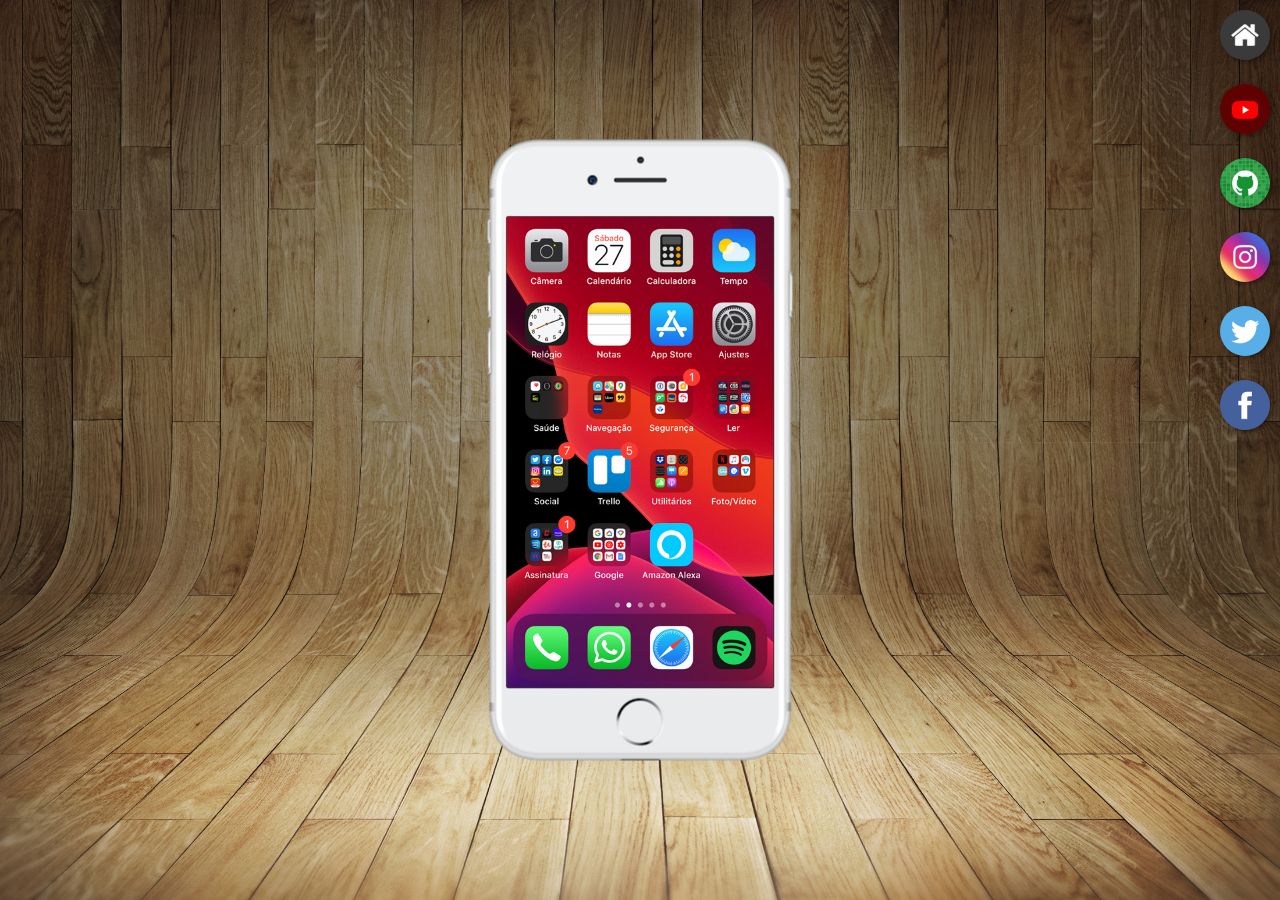
<file: index.html>
<!DOCTYPE html>
<html lang="en">

<head>
    <meta charset="UTF-8">
    <meta http-equiv="X-UA-Compatible" content="IE=edge">
    <meta name="viewport" content="width=device-width, initial-scale=1.0">
    <link rel="shortcut icon" href="favicon.ico" type="image/x-icon">
    <link rel="stylesheet" href="Styles/style.css">
    <title>Document</title>
</head>
<body>
    <main>
        <section id="telefone">
            <iframe src="home.html" frameborder="0" id="screen" name="screen">
                Navegador nao compativel!
                <img src="imagens/warning-icon_image.png" alt="">
            </iframe>
        </section>
        <section id="redes-sociais">
            <a target="screen" href="#"><img src="imagens/logo-home.jpg" alt=""></a><br>
            <a target="screen" href="youtube.html"><img src="imagens/logo-youtube.jpg" alt=""></a><br>
            <a target="screen" href="github.html"><img src="imagens/logo-github.jpg" alt=""></a><br>
            <a target="screen" href="instagram.html"><img src="imagens/logo-instagram.jpg" alt=""></a><br>
            <a target="screen" href="twiter.html" alt=""><img src="imagens/logo-twitter.jpg" alt=""></a><br>
            <a target="screen" href="facebook.html"><img src="imagens/logo-facebook.jpg" alt=""></a><br>
            
        </section>
    </main>
</body>

</html>
</file>
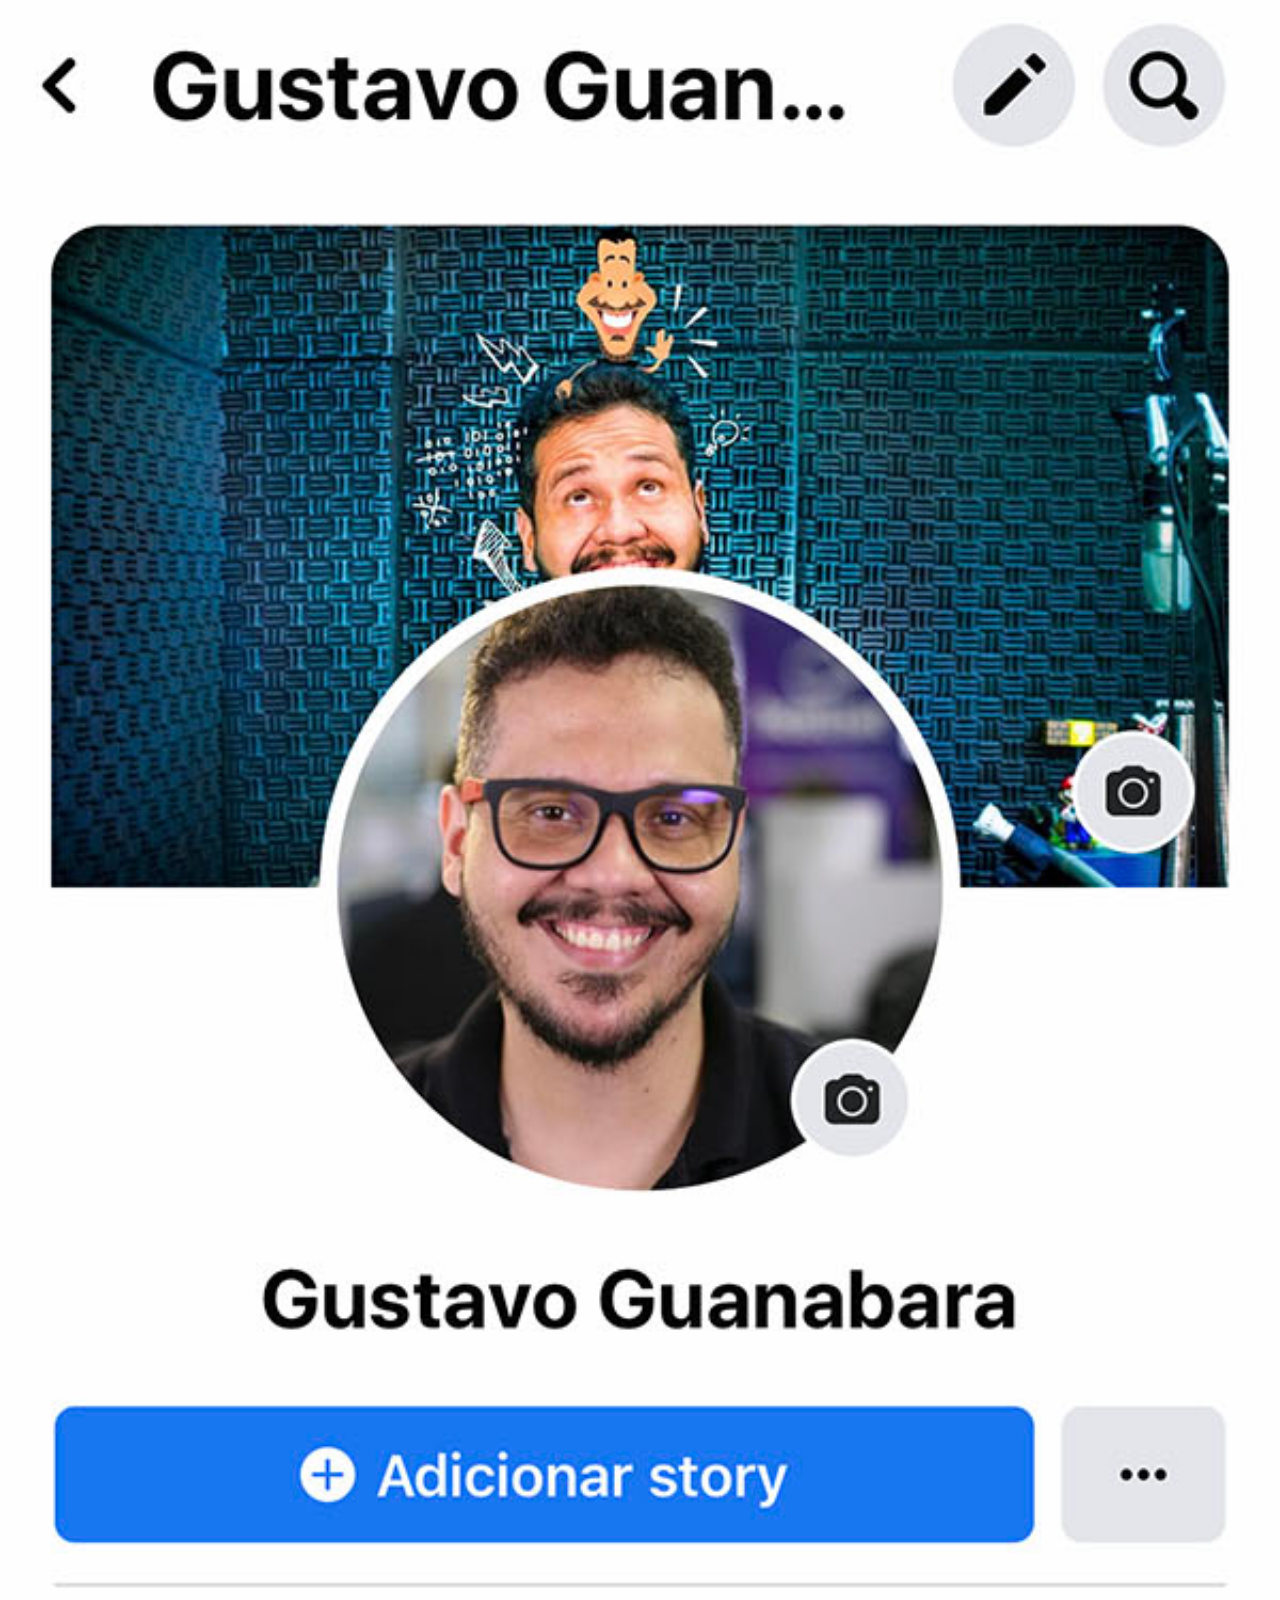
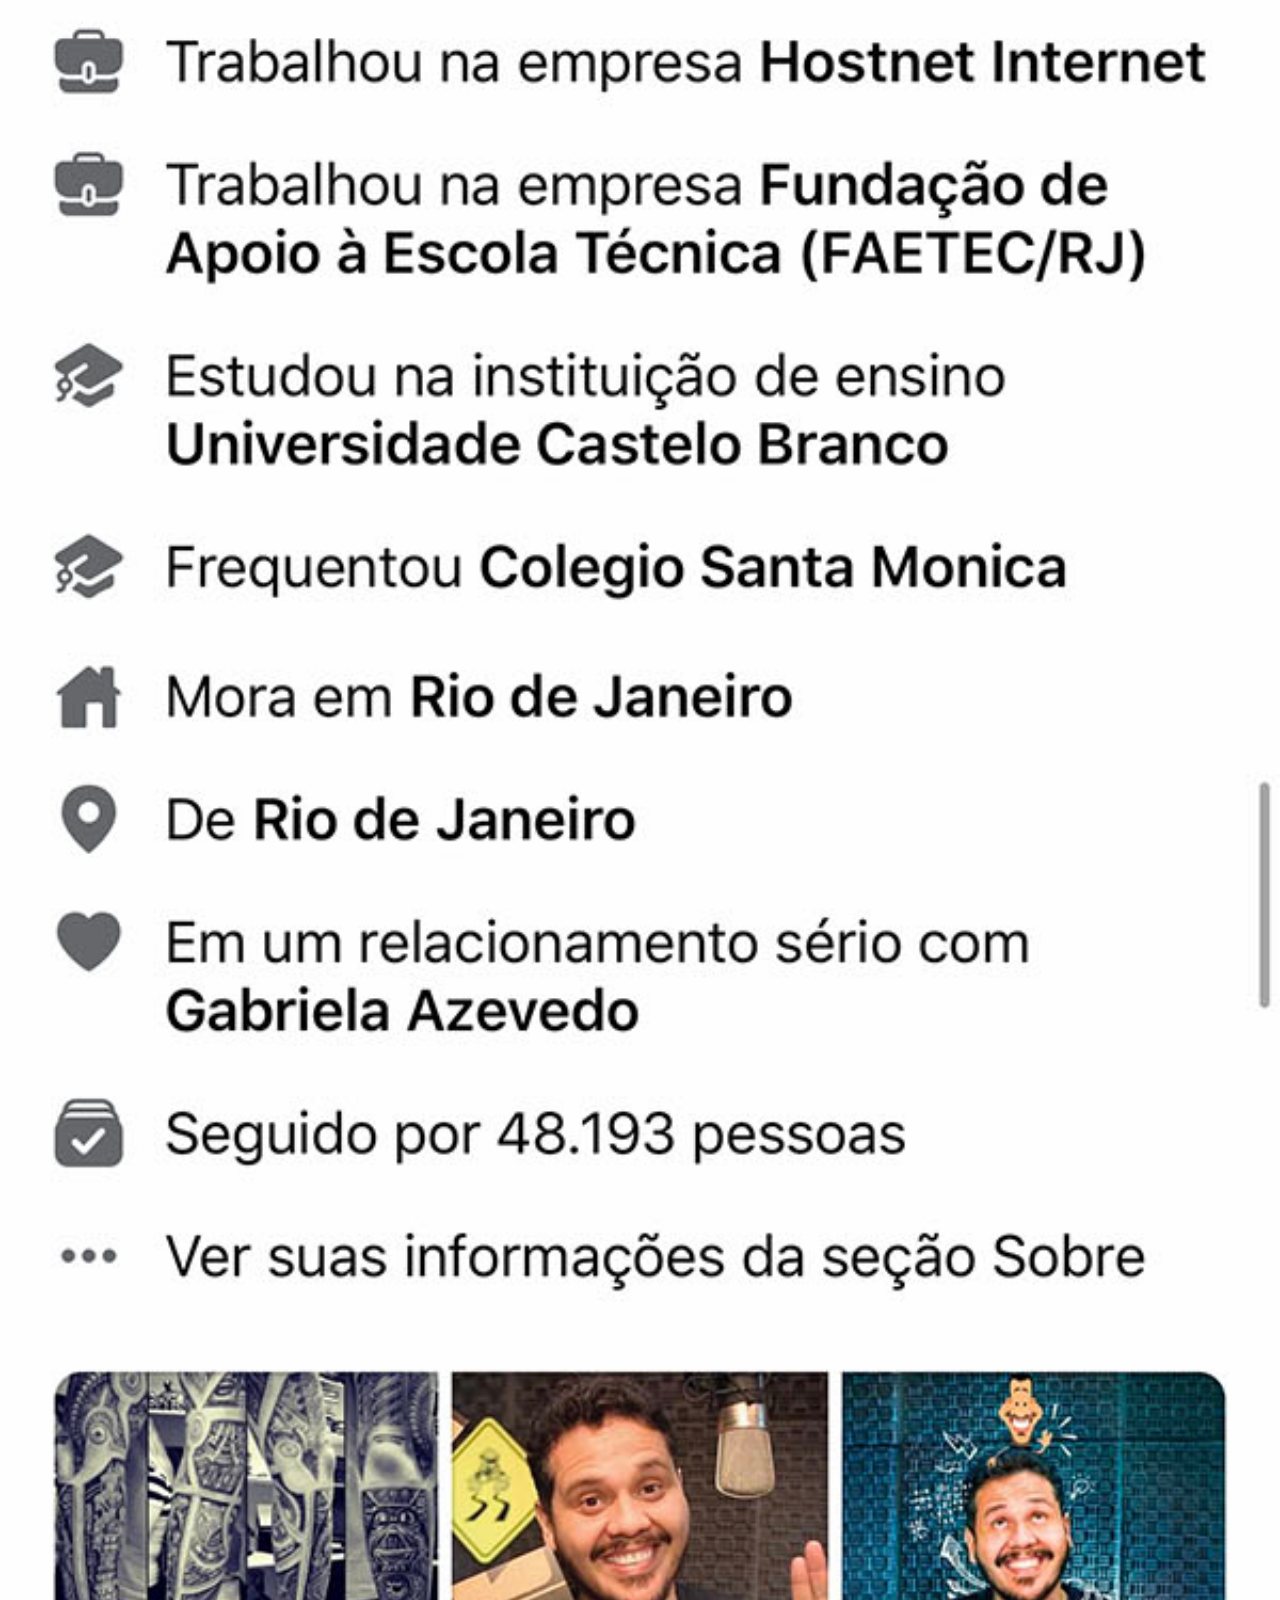
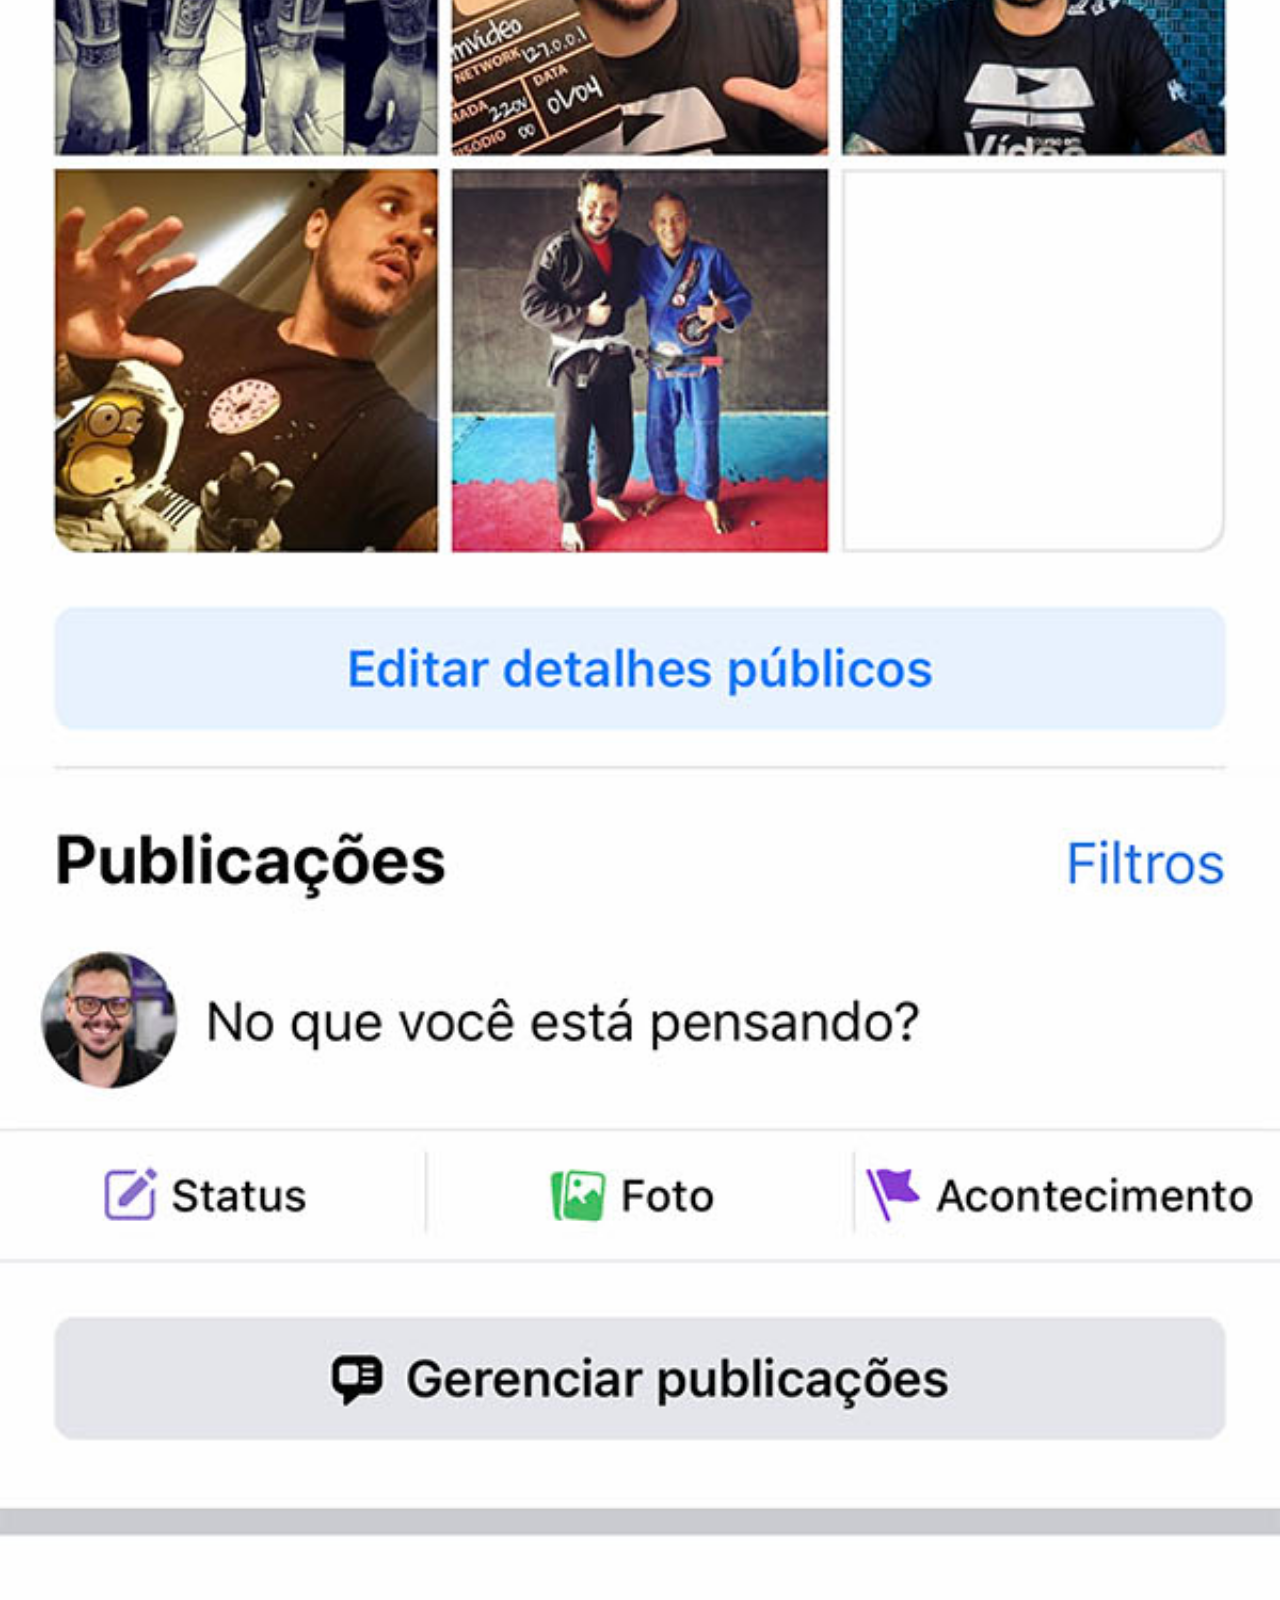
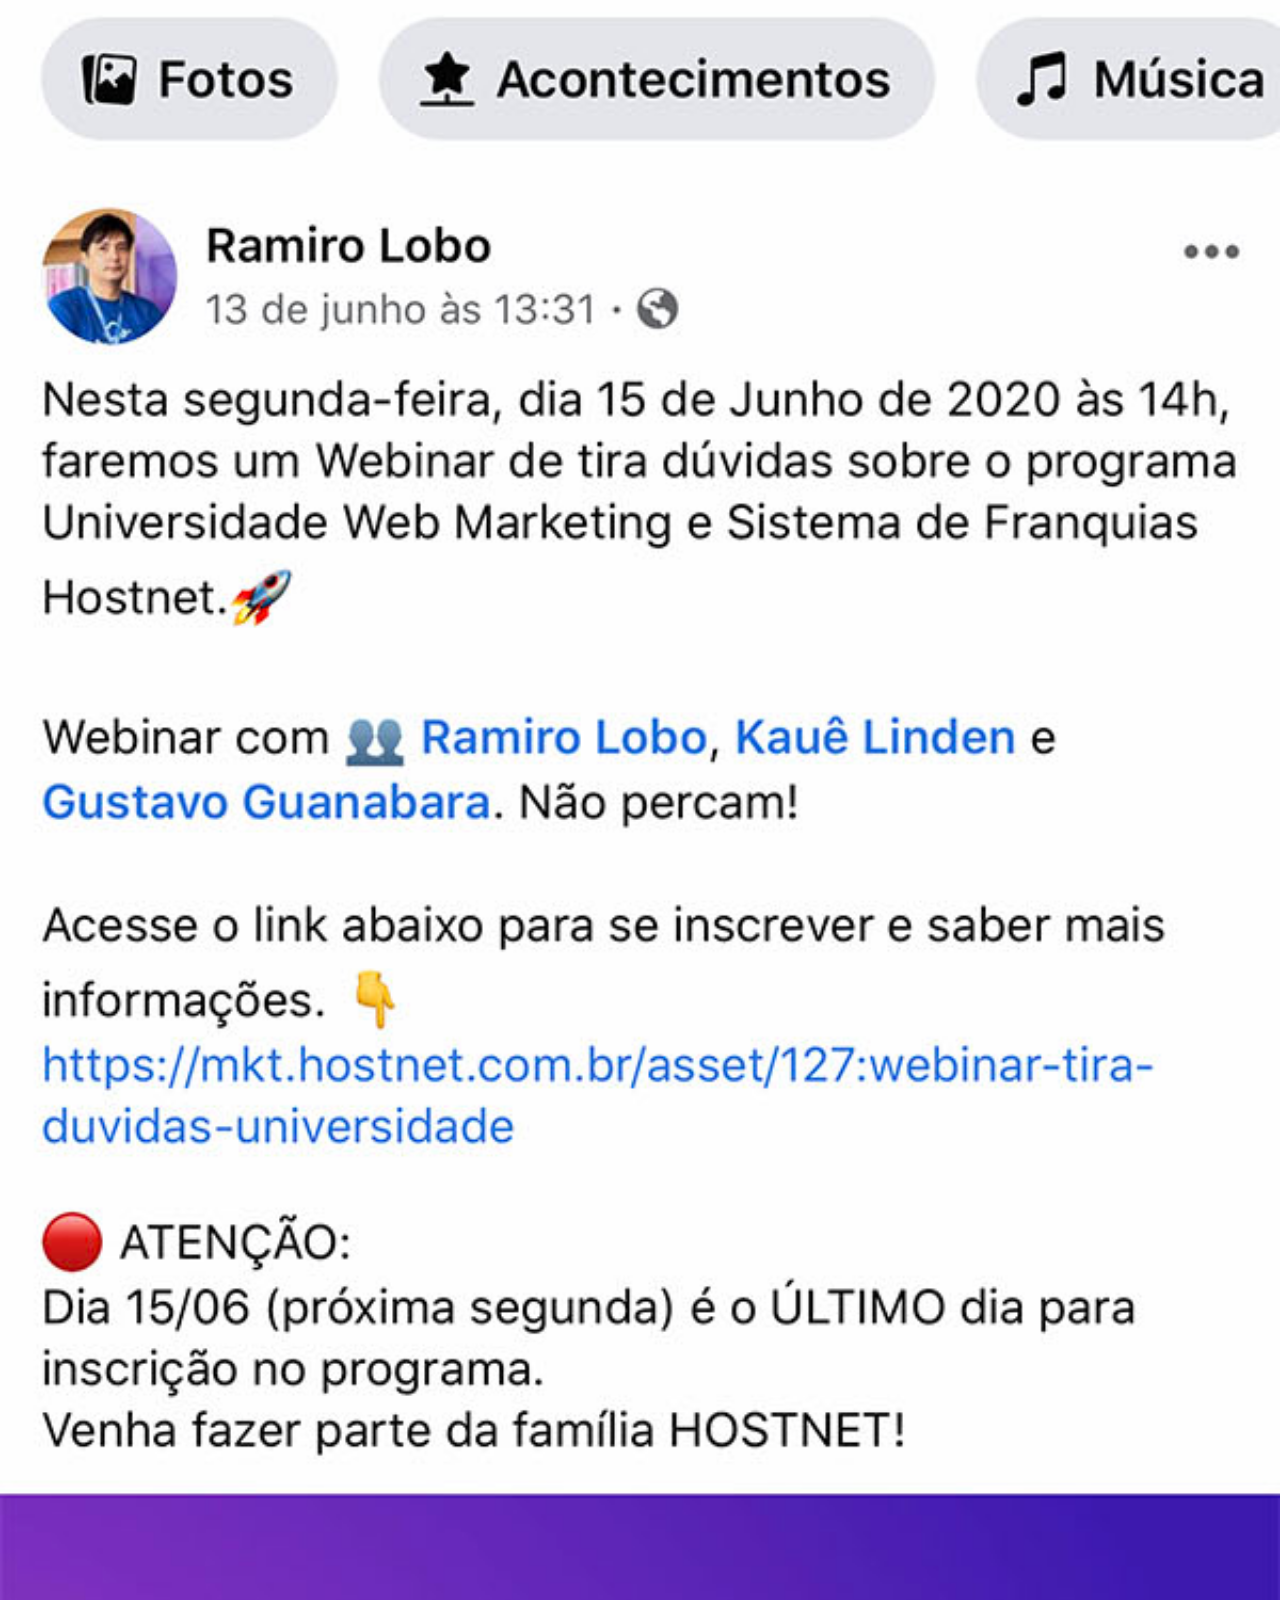
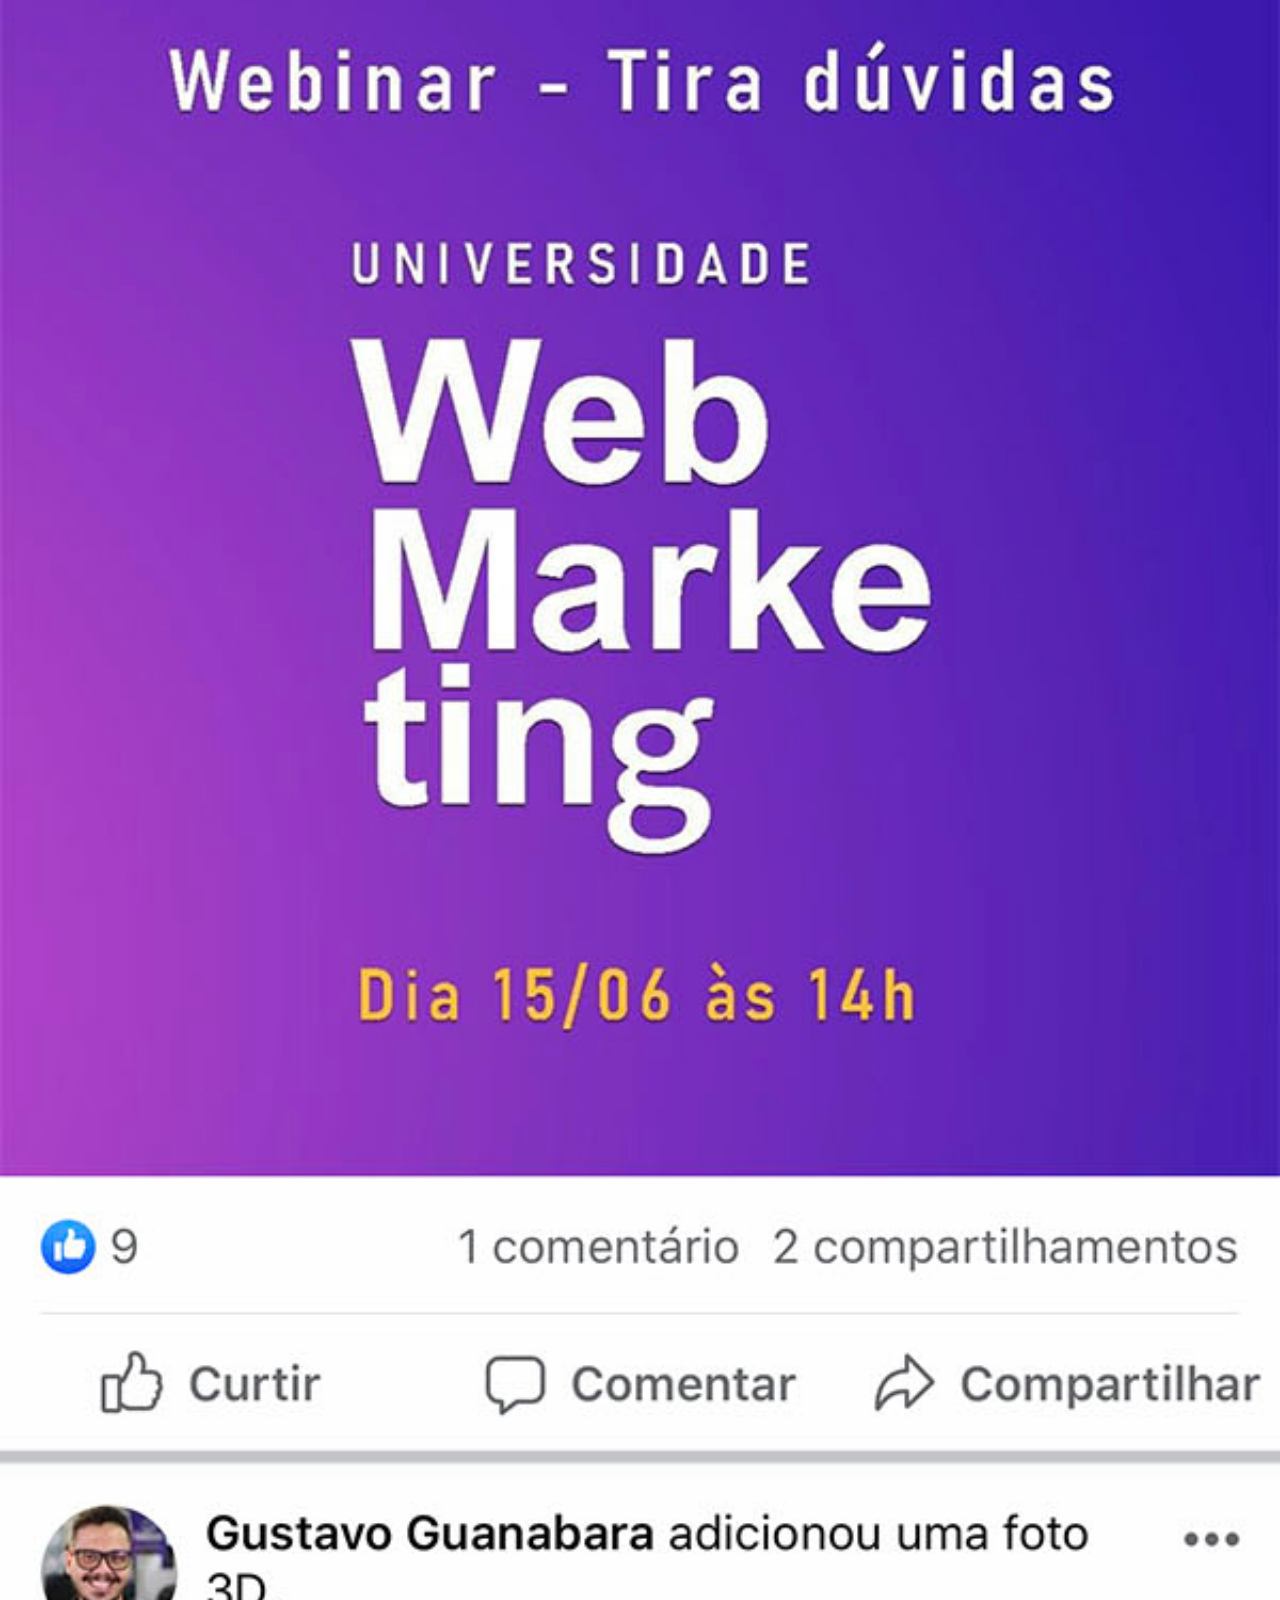
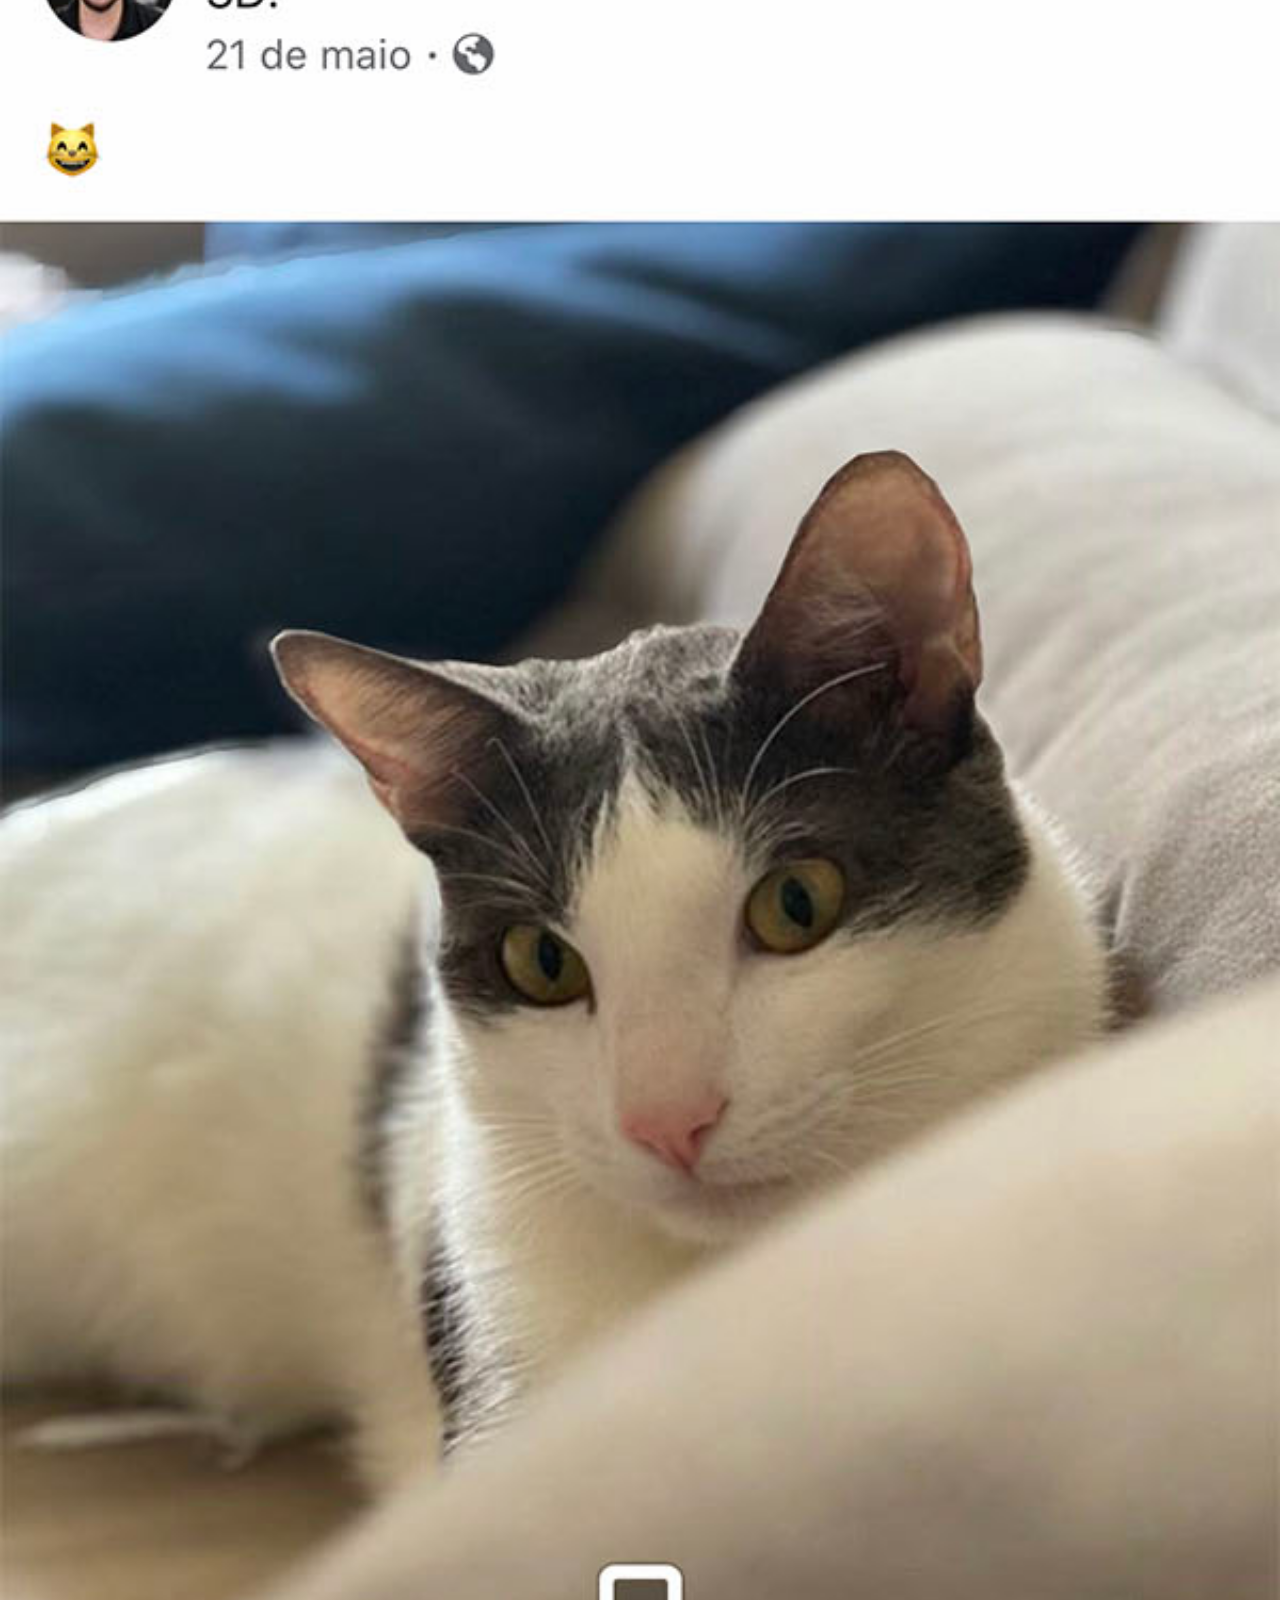
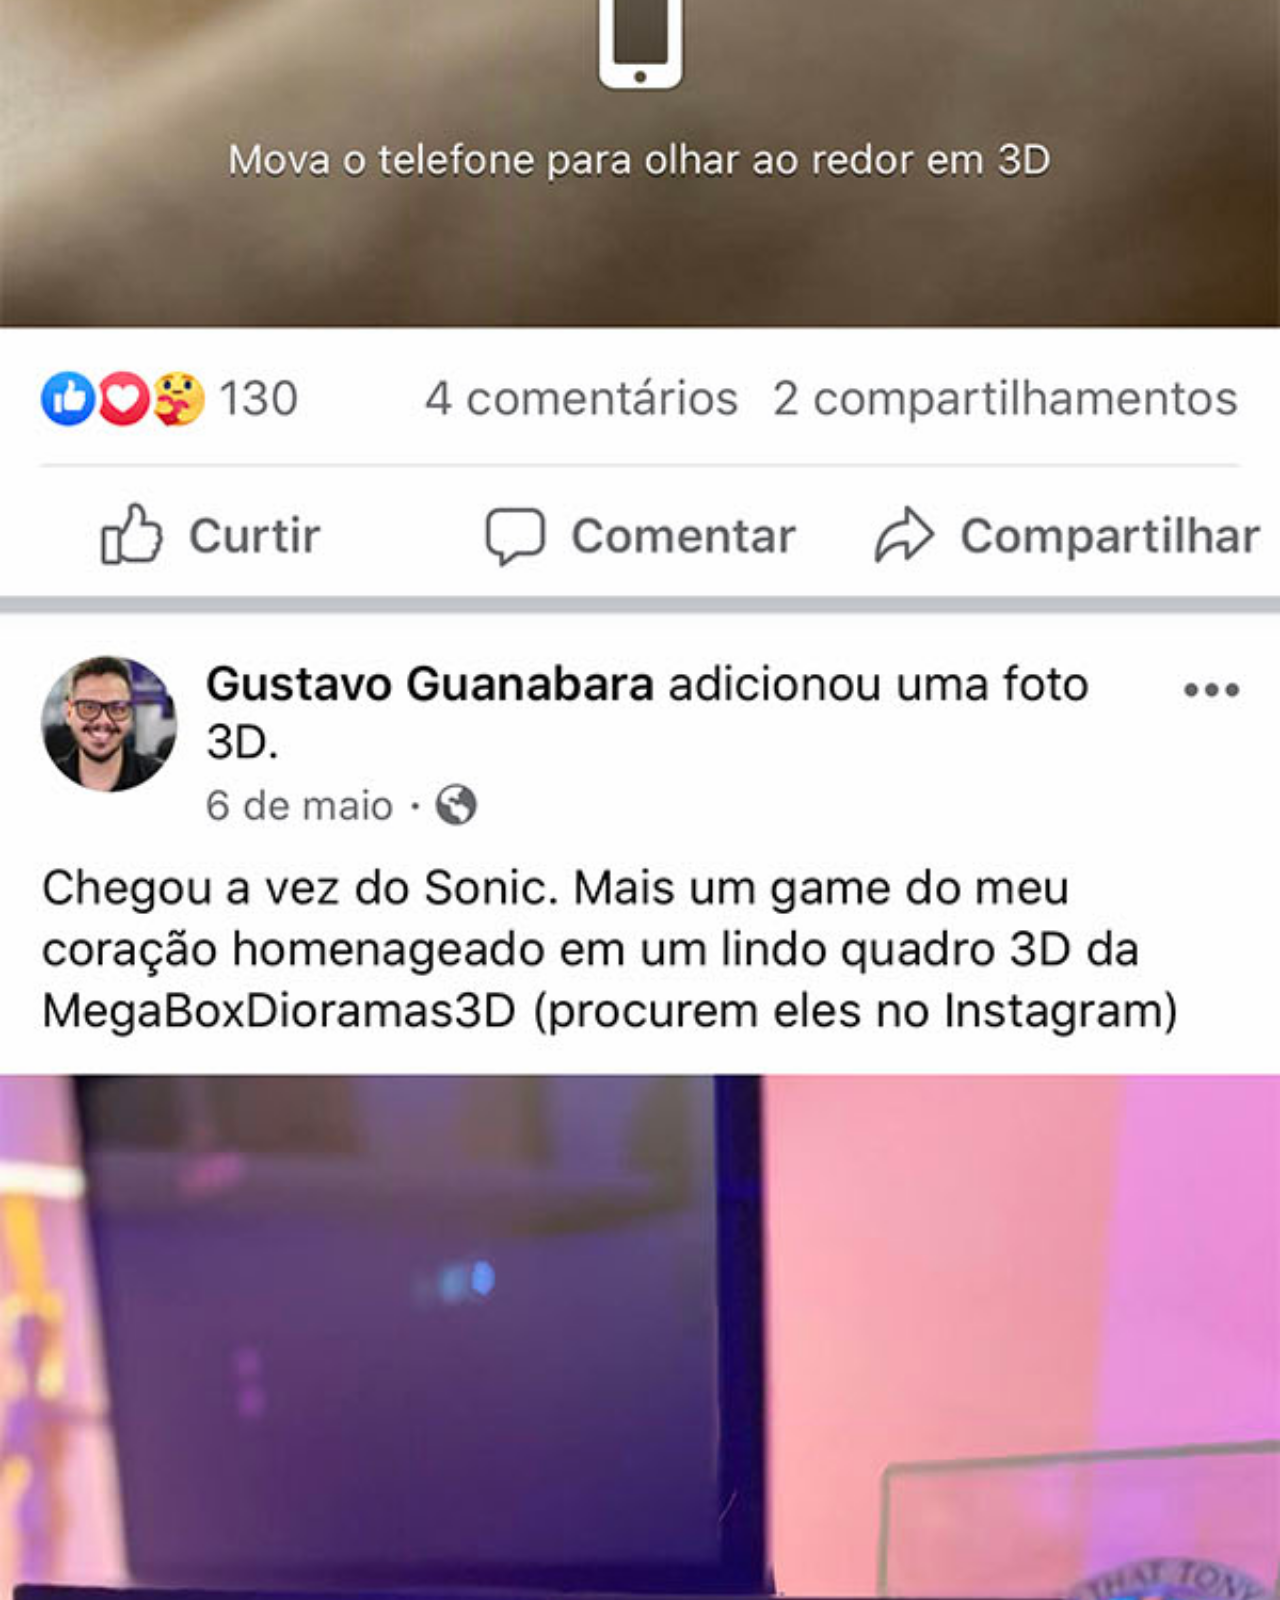
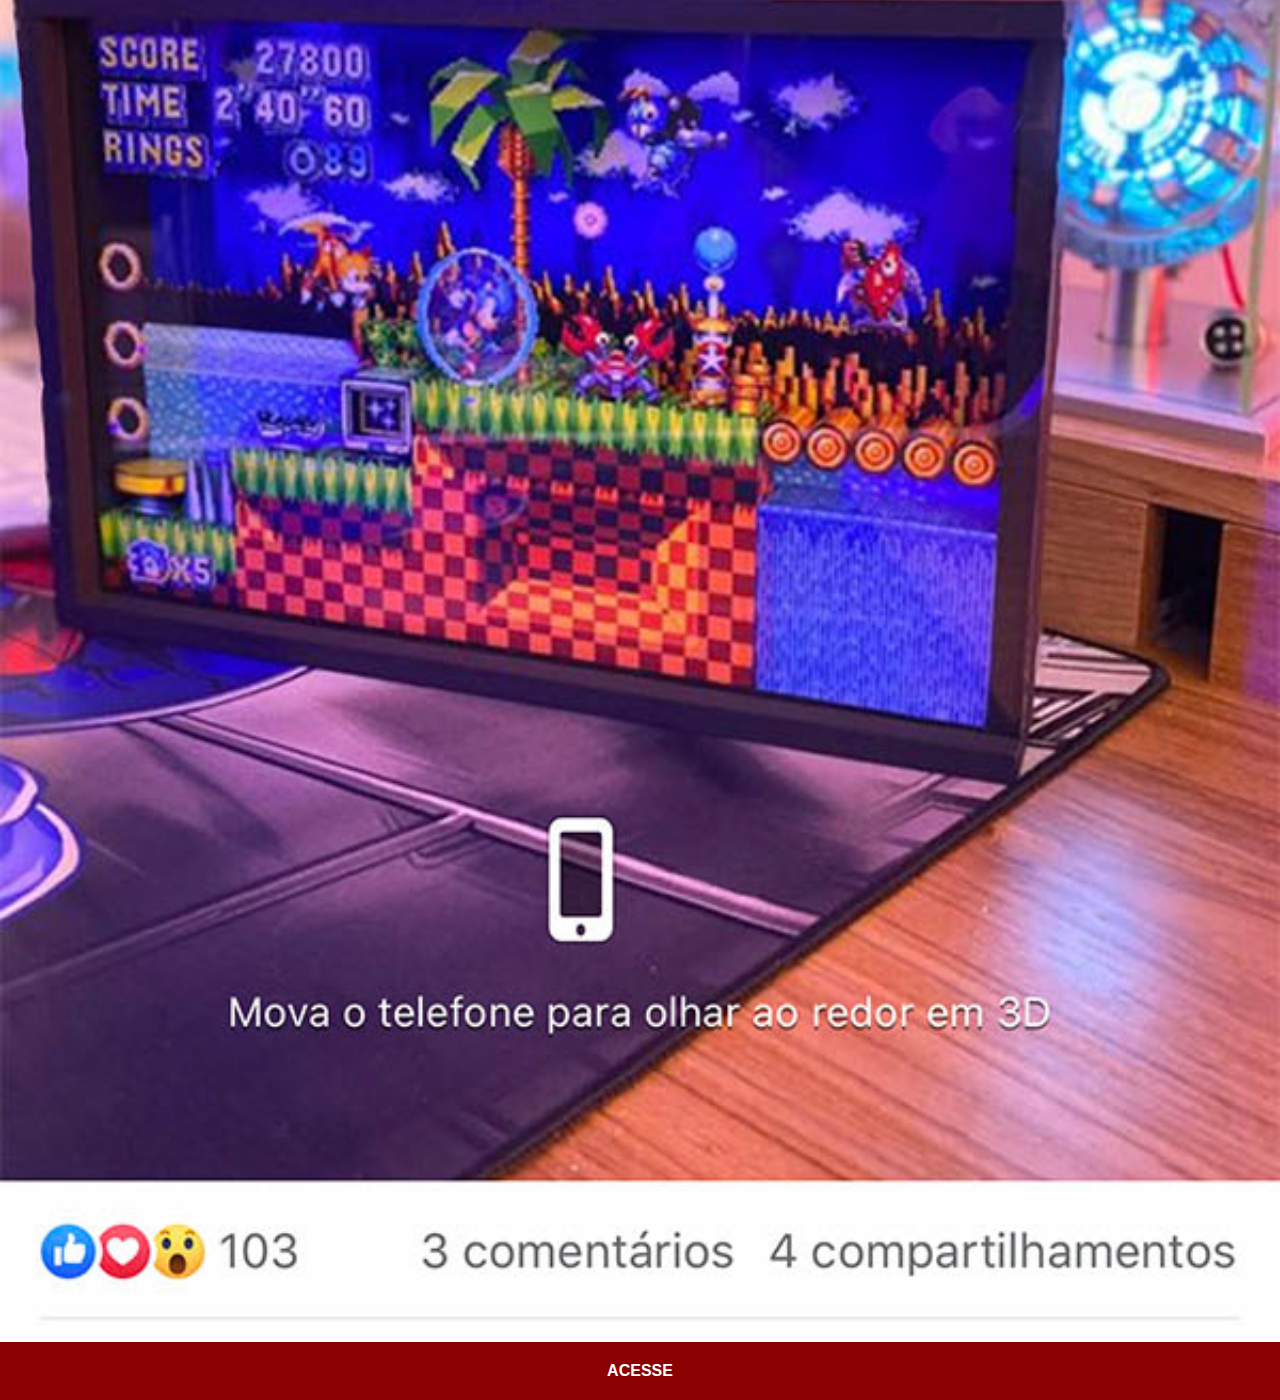
<file: facebook.html>
<!DOCTYPE html>
<html lang="en">
<head>
    <meta charset="UTF-8">
    <meta http-equiv="X-UA-Compatible" content="IE=edge">
    <meta name="viewport" content="width=device-width, initial-scale=1.0">
    <title>Document</title>
    <link rel="stylesheet" href="Style/social.css">
</head>
<body>
    <img src="imagens/tela-facebook.jpg" alt="">
    <a href="https://www.facebook.com/gustavoguanabara" target="_blank">ACESSE</a>
</body>
</html>
</file>
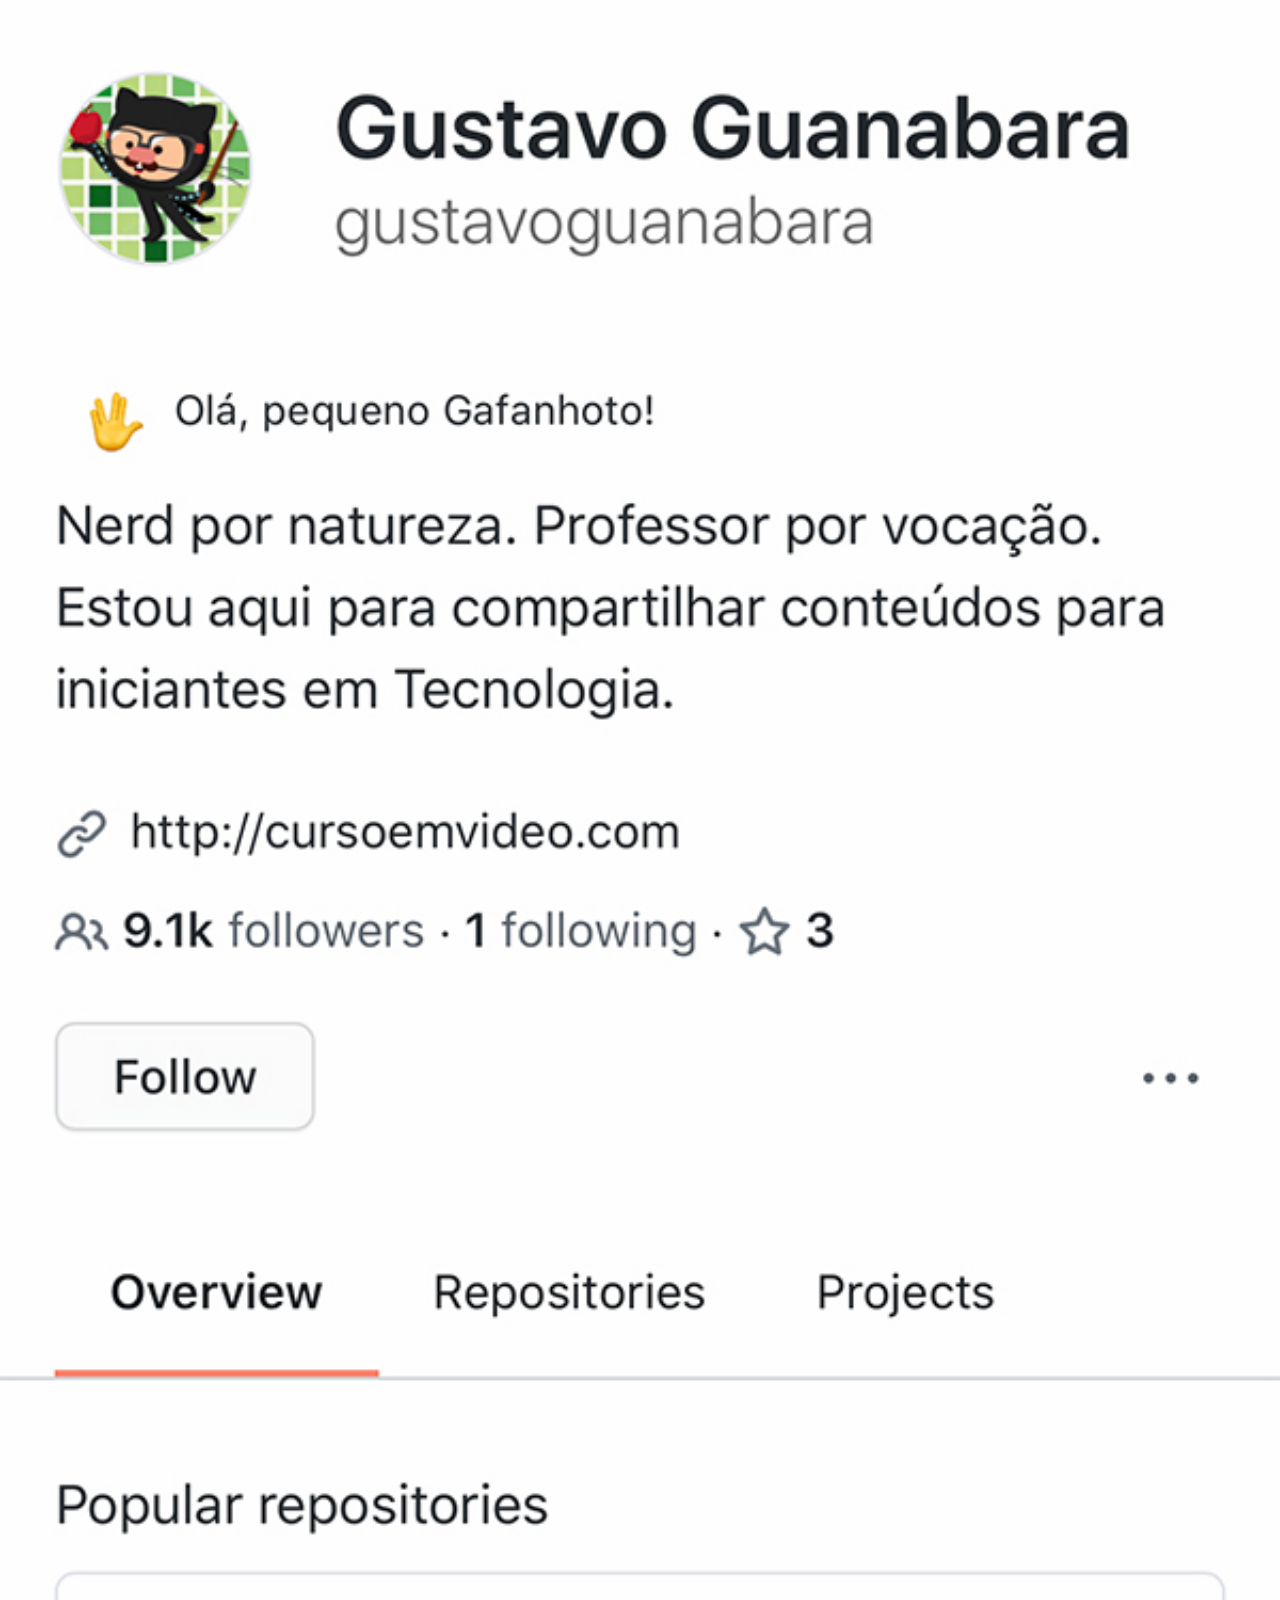
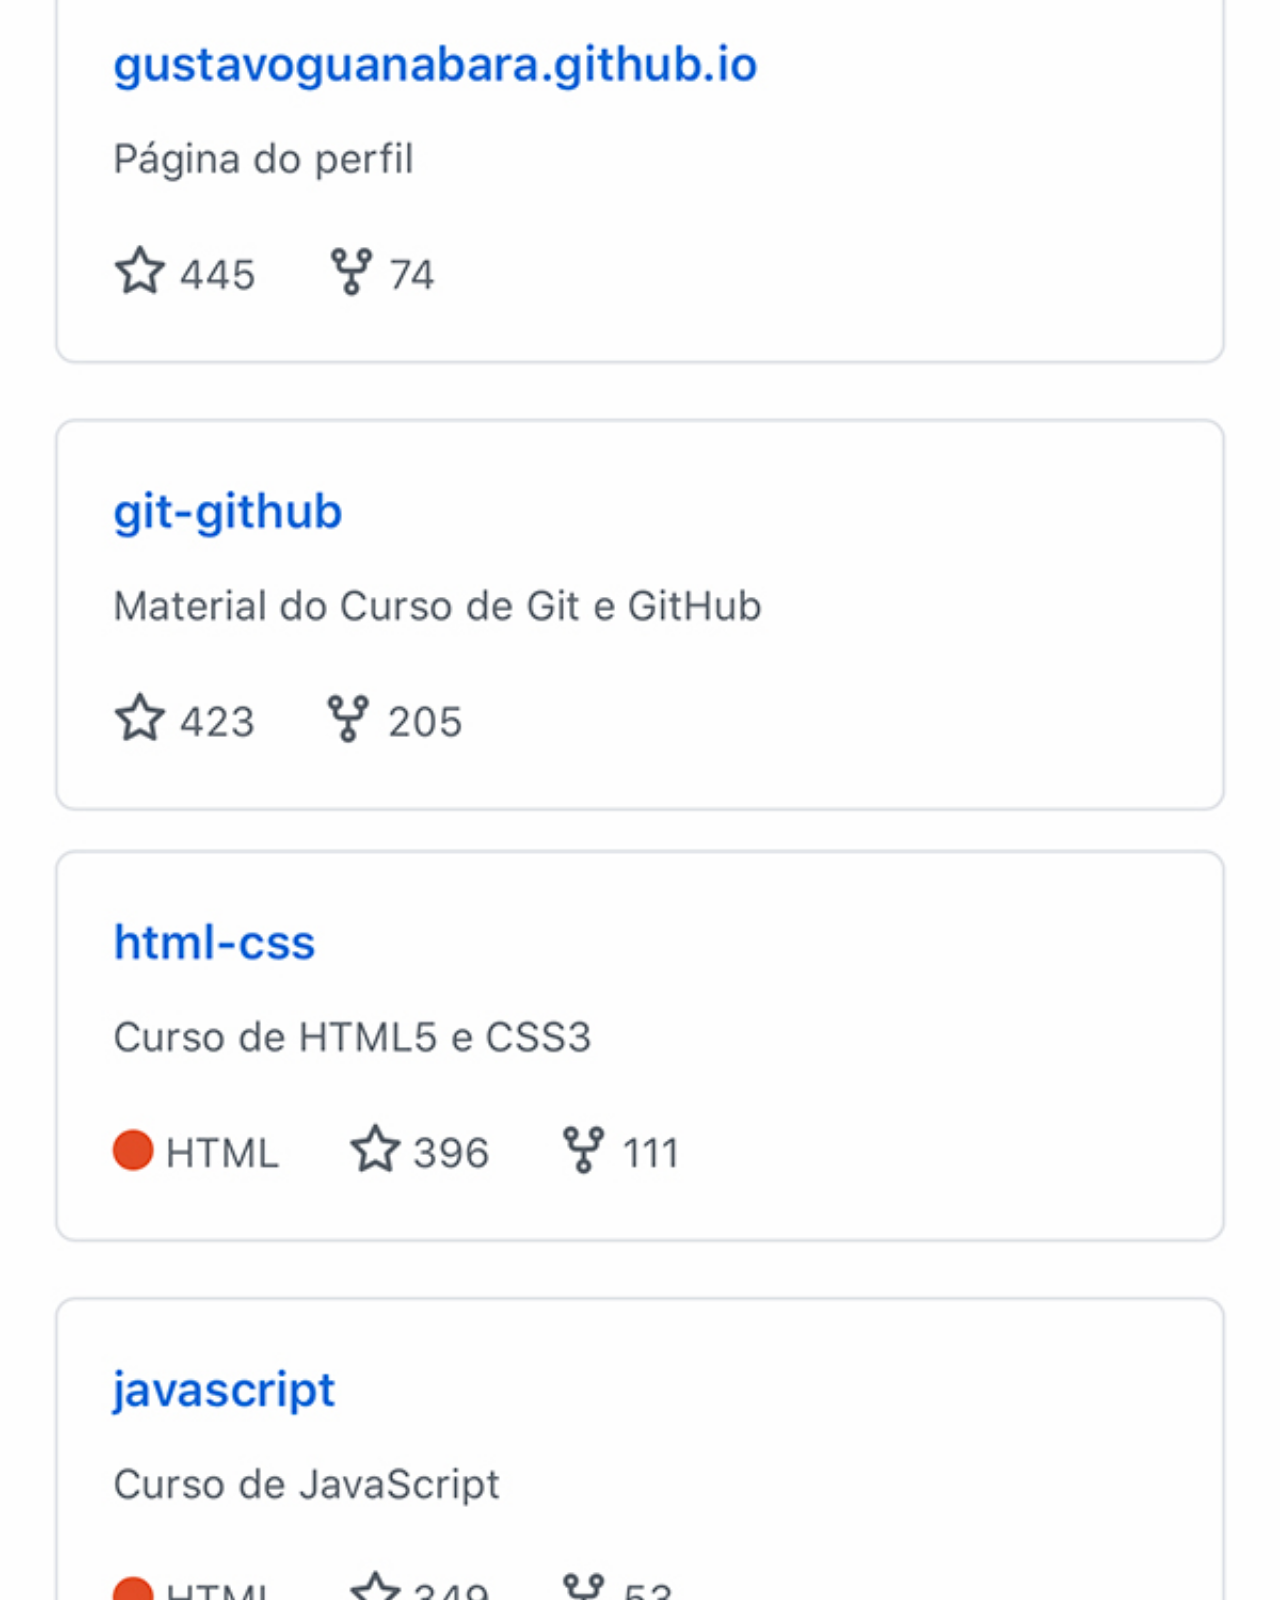
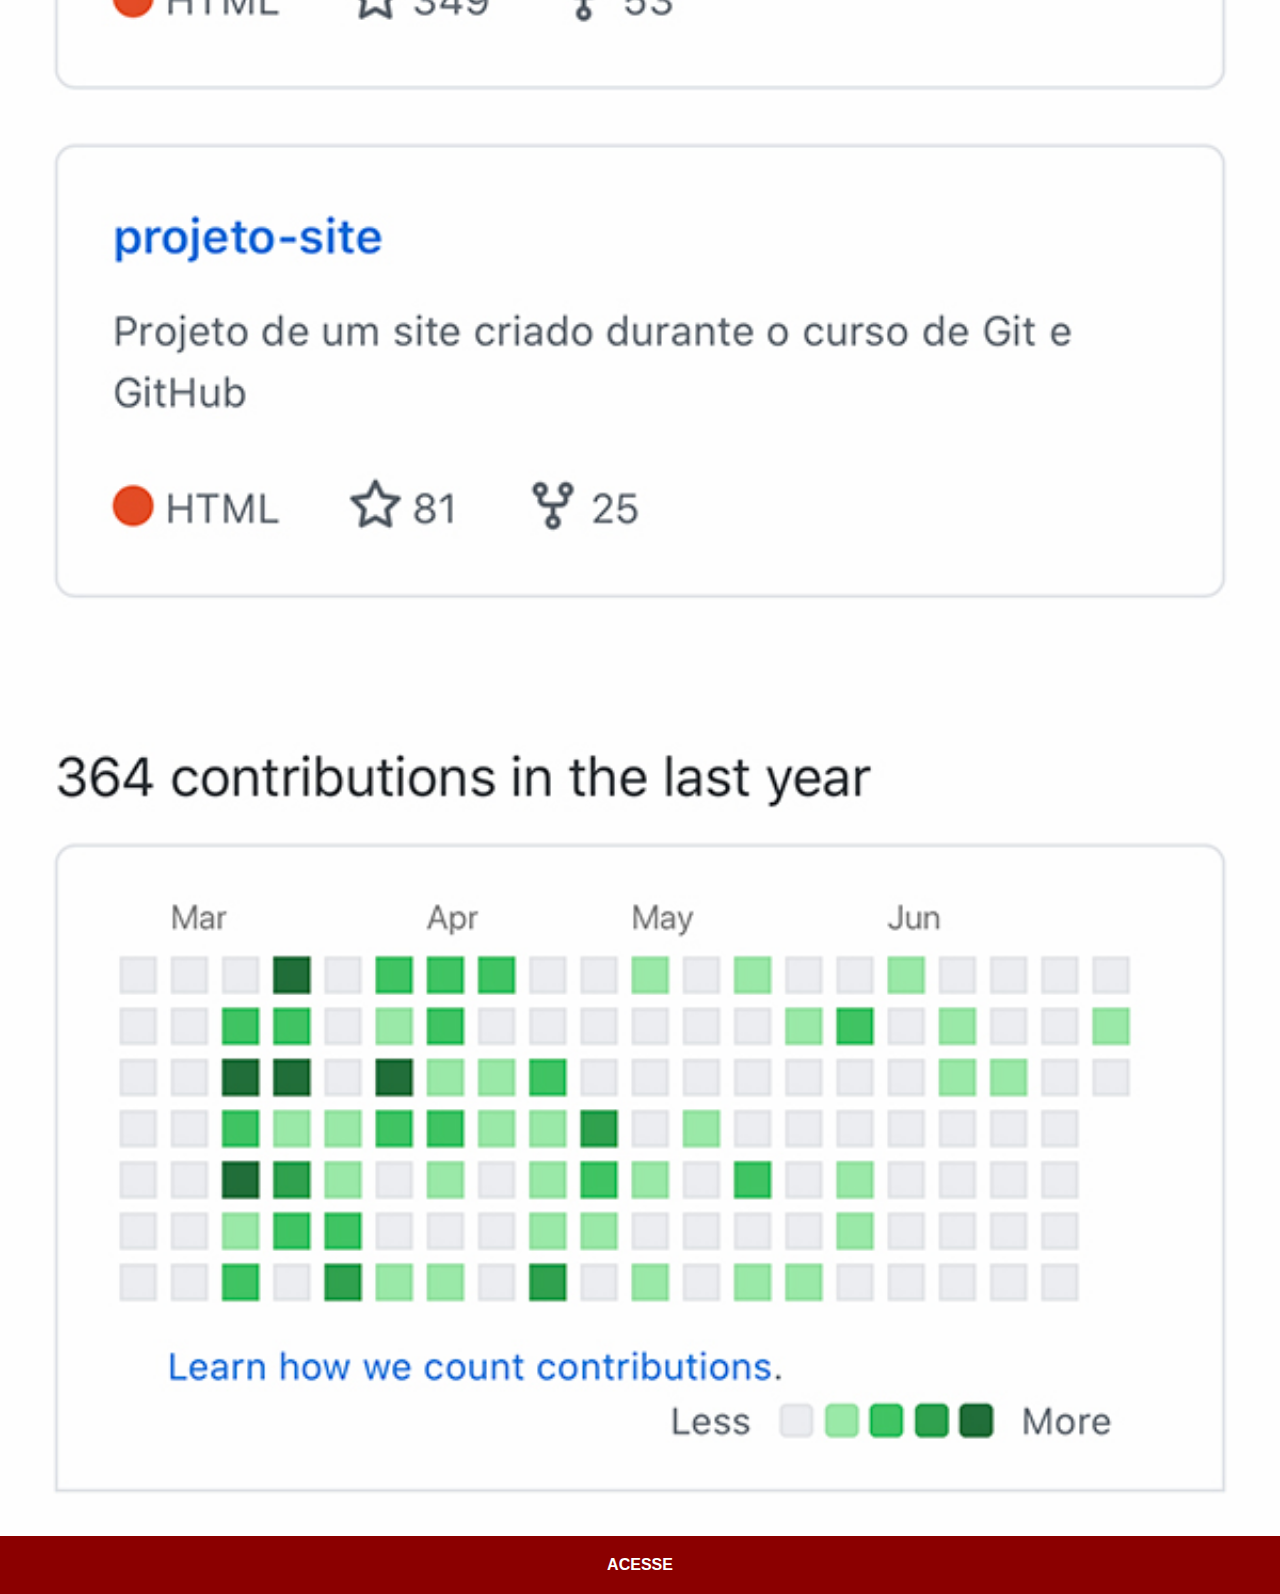
<file: github.html>
<!DOCTYPE html>
<html lang="en">
<head>
    <meta charset="UTF-8">
    <meta http-equiv="X-UA-Compatible" content="IE=edge">
    <meta name="viewport" content="width=device-width, initial-scale=1.0">
    <title>Document</title>
    <link rel="stylesheet" href="Style/social.css">
</head>
<body>
    <img src="imagens/tela-github.jpg" alt="">
    <a href="https://github.com/gustavoguanabara" target="_blank">ACESSE</a>
</body>
</html>
</file>
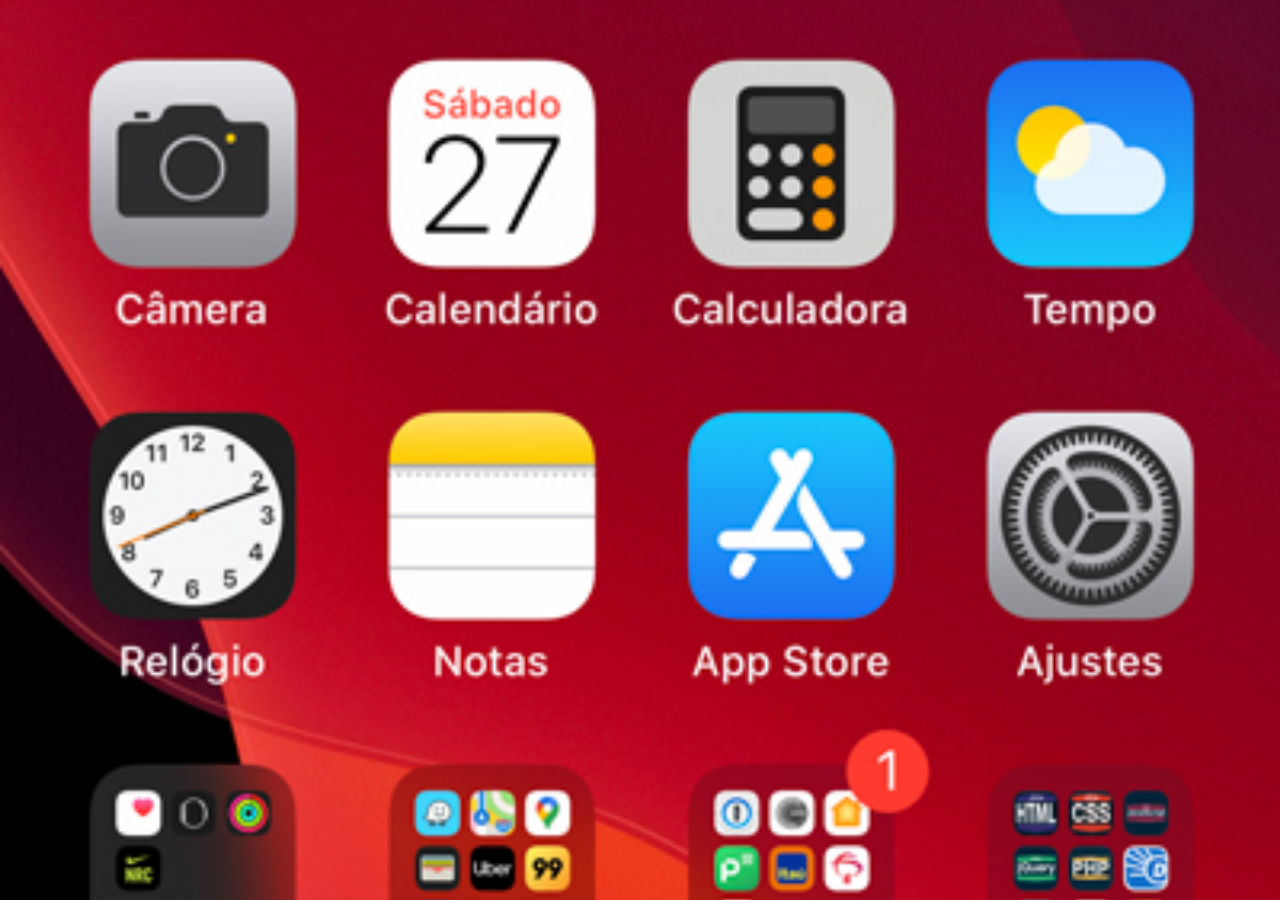
<file: home.html>
<!DOCTYPE html>
<html lang="en">

<head>
    <meta charset="UTF-8">
    <meta http-equiv="X-UA-Compatible" content="IE=edge">
    <meta name="viewport" content="width=device-width, initial-scale=1.0">
    <title>Document</title>
</head>
<style>
    * {
        margin: 0%;
        padding: 0%;
    }

    body {
        width: 100vw;
        height: 100vh;
        background: black url("imagens/tela-home.jpg") no-repeat top center;
        background-size: cover;
    }
</style>

<body>
</body>

</html>
</file>
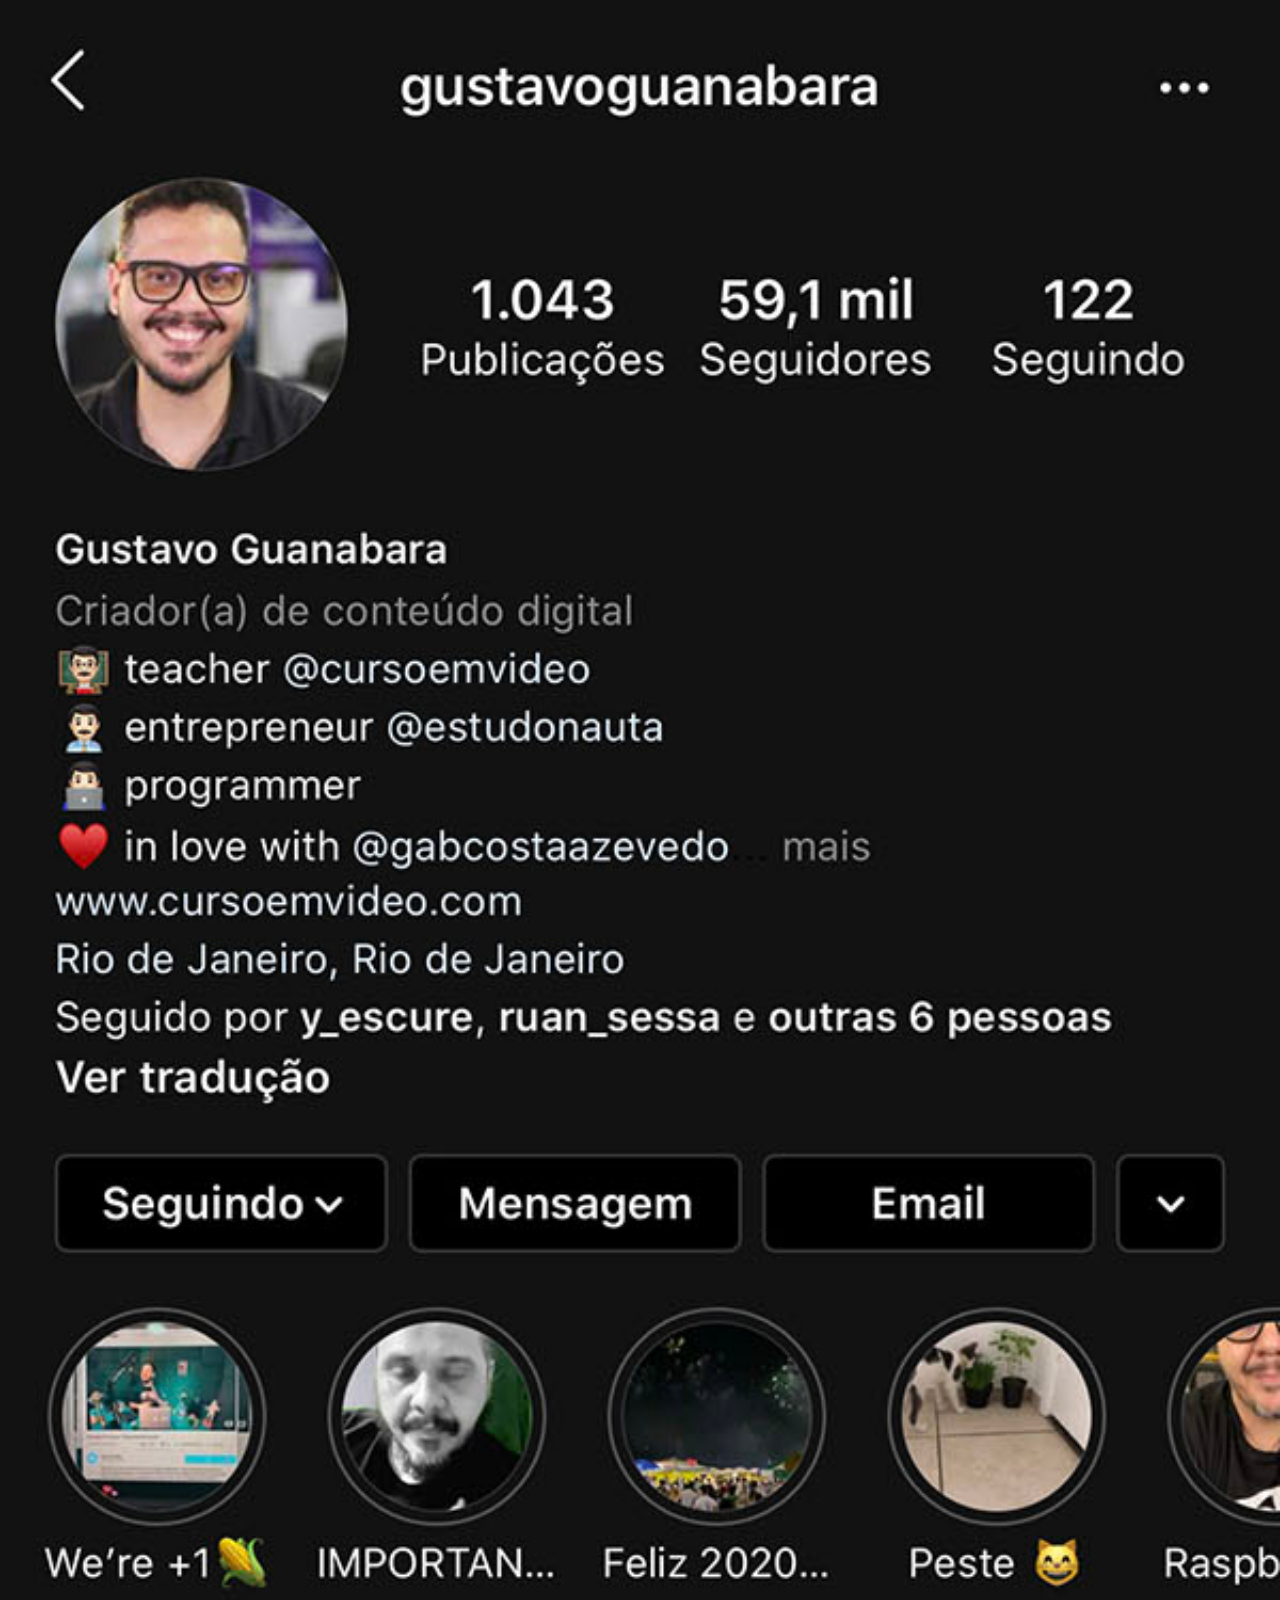
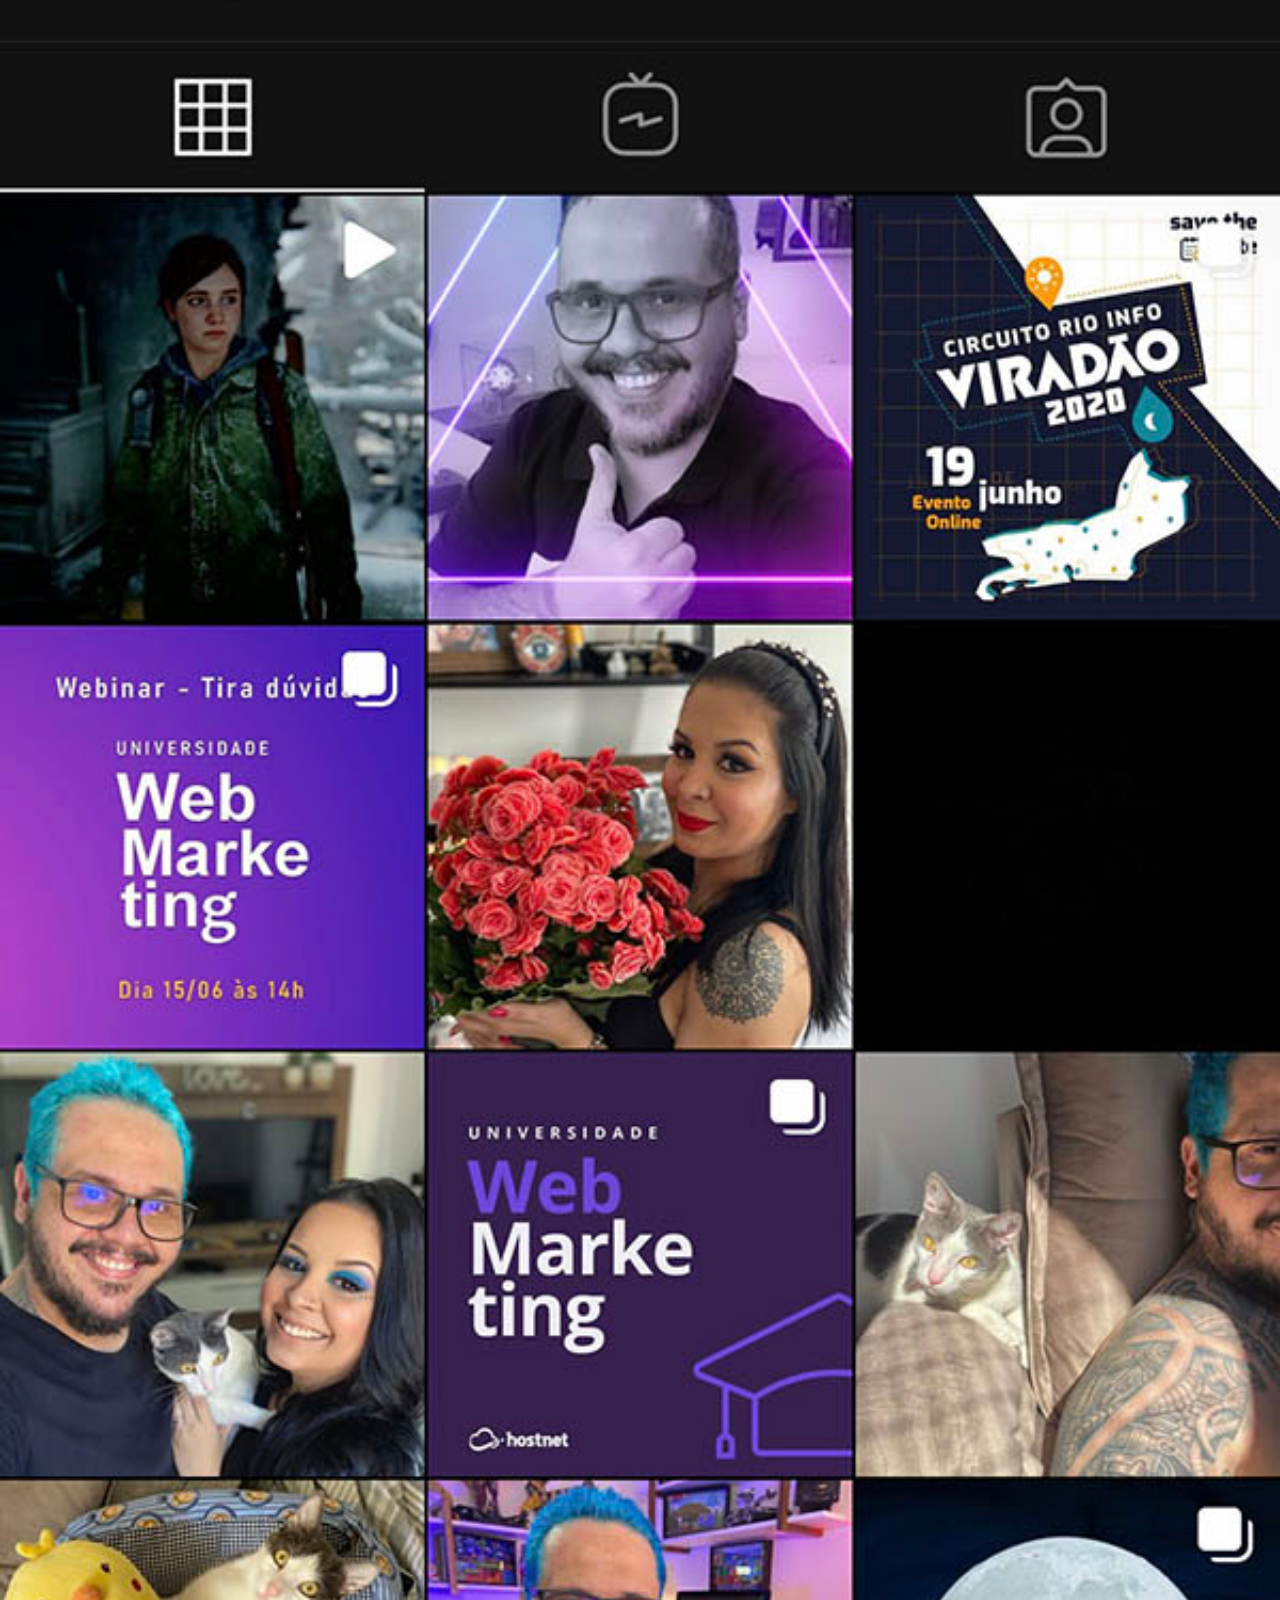
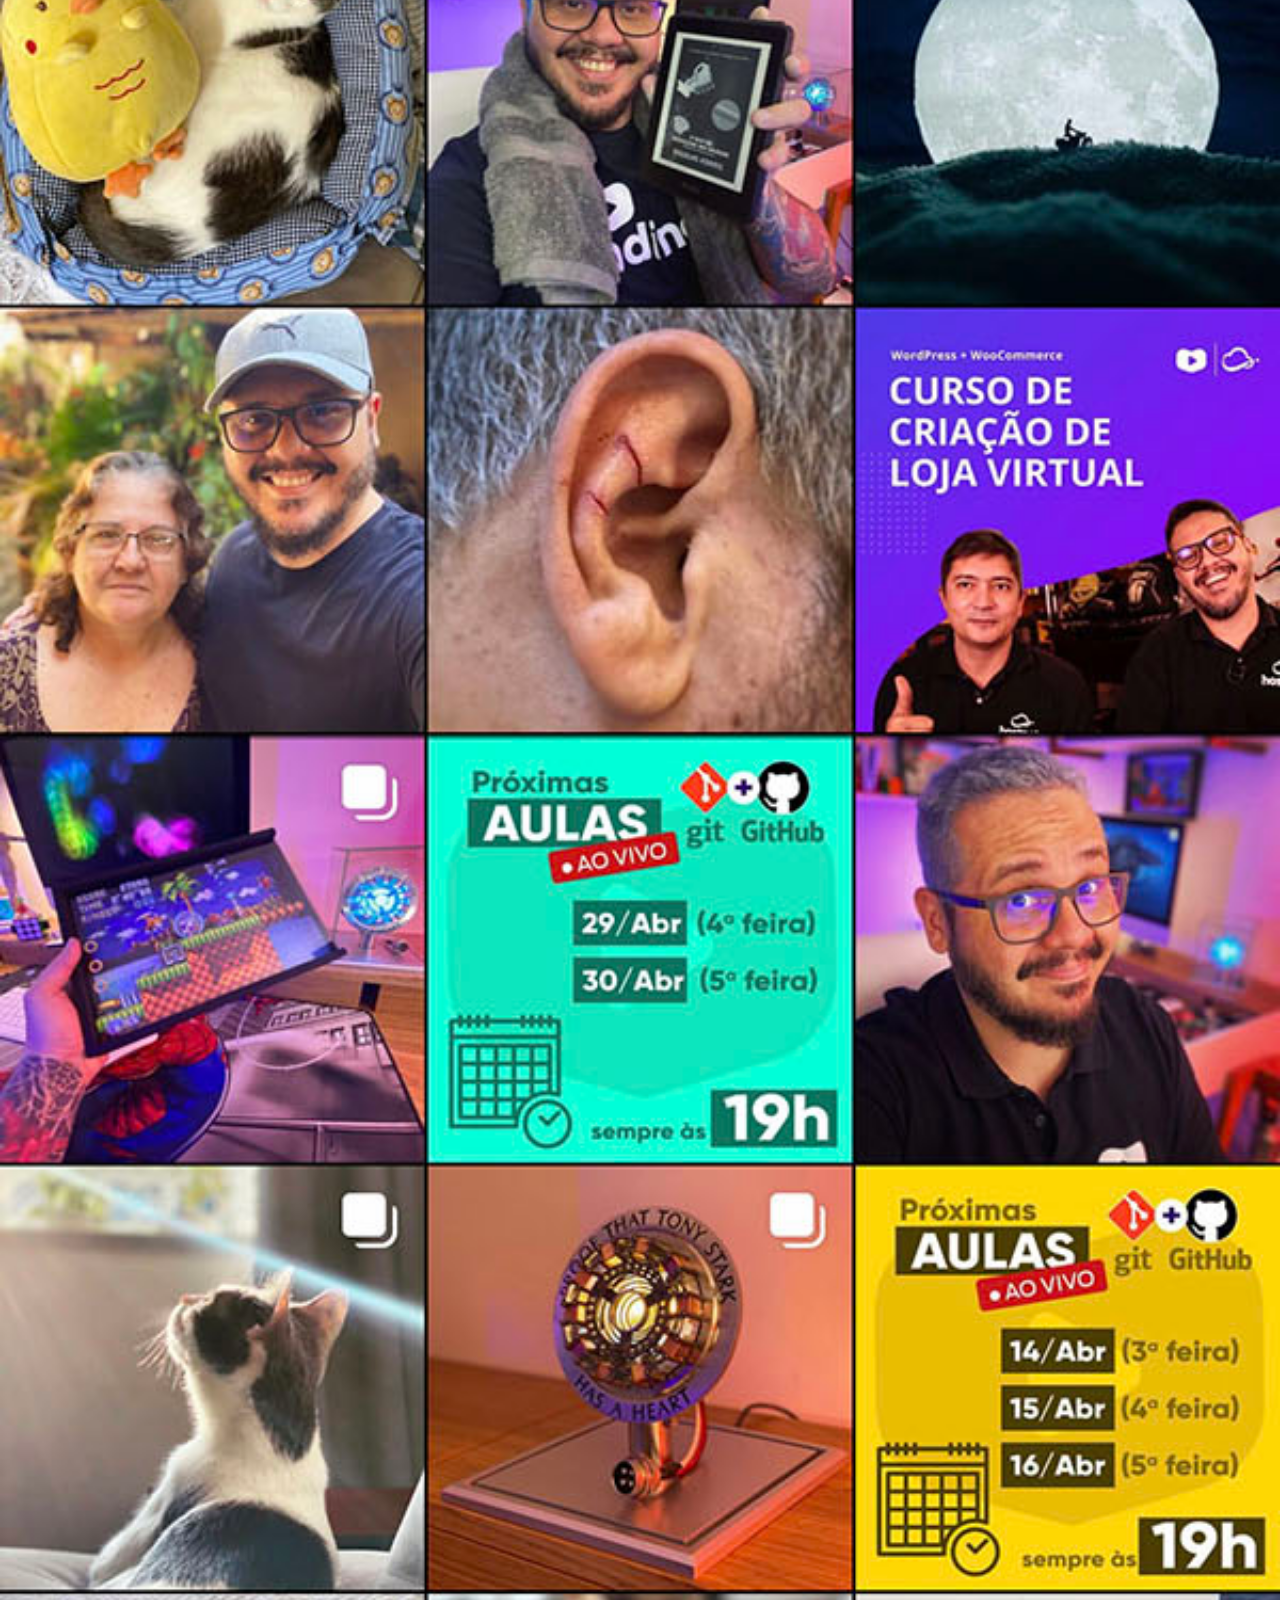
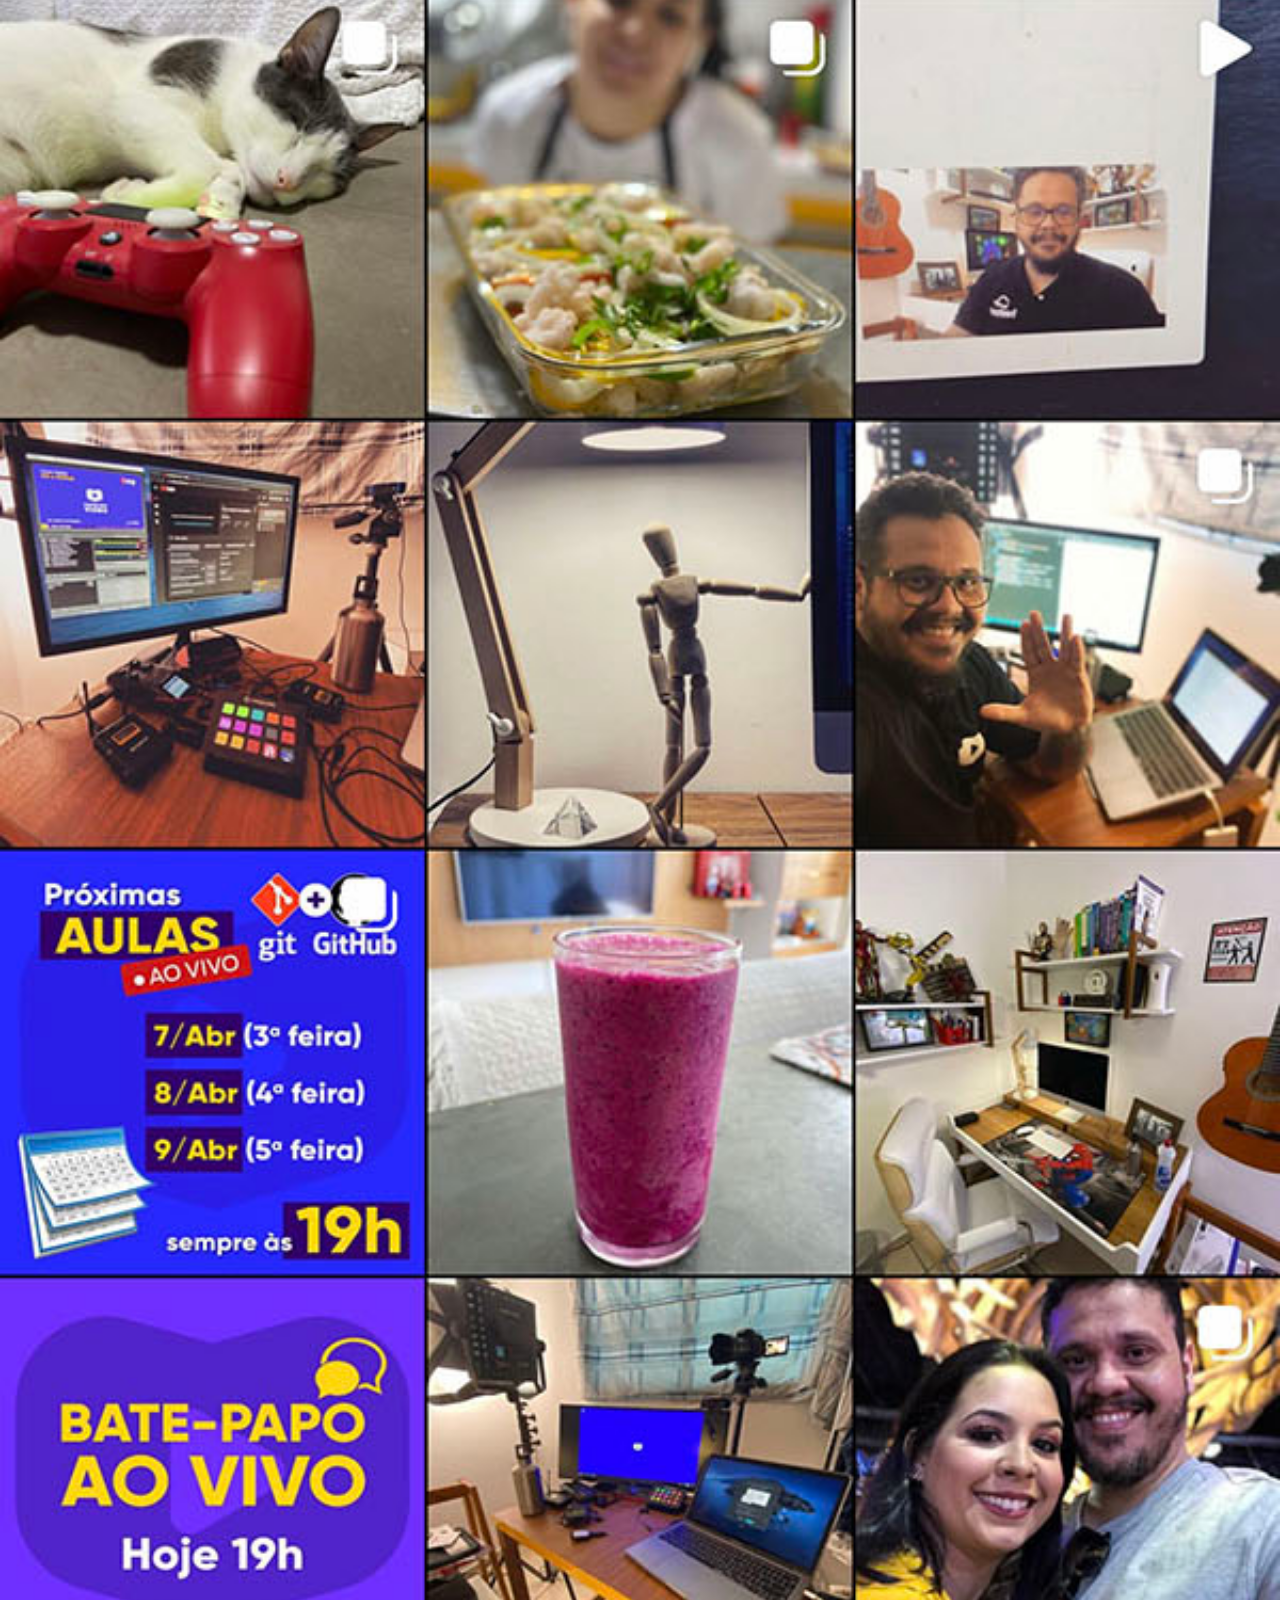
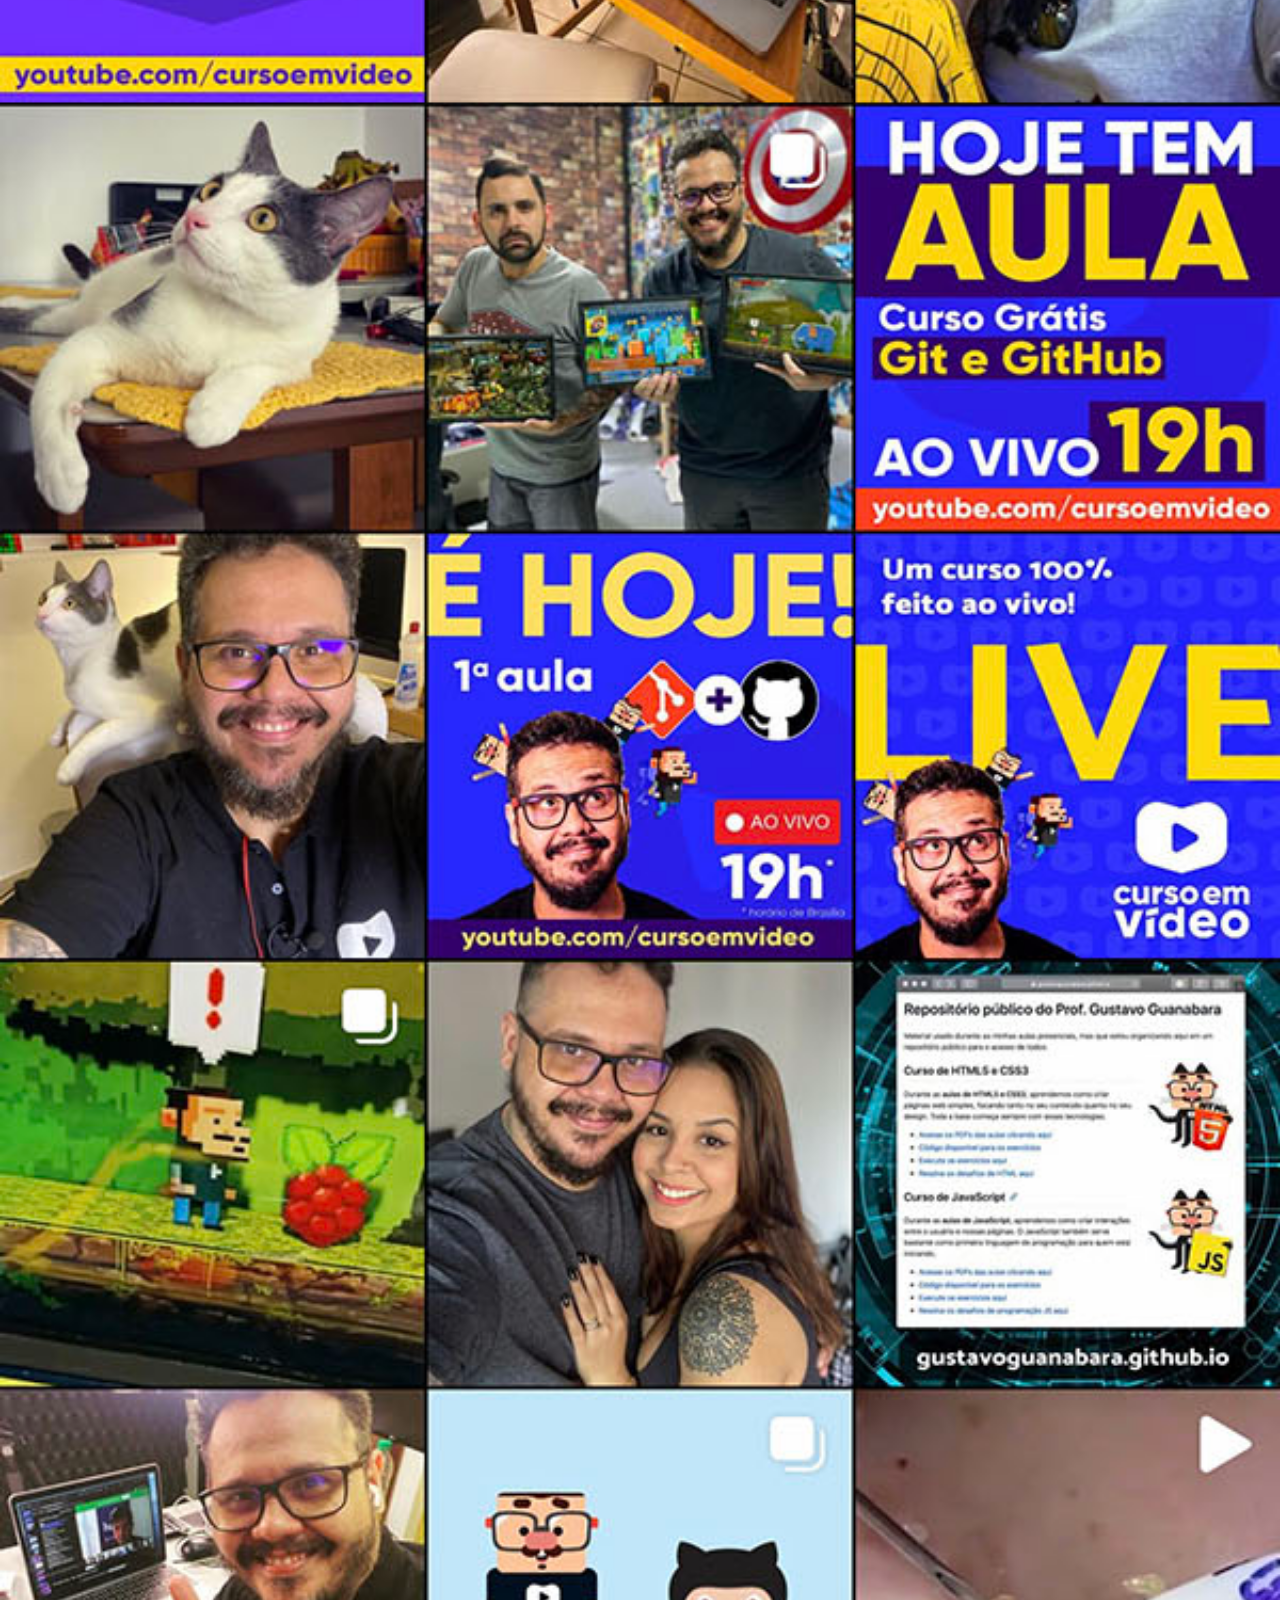
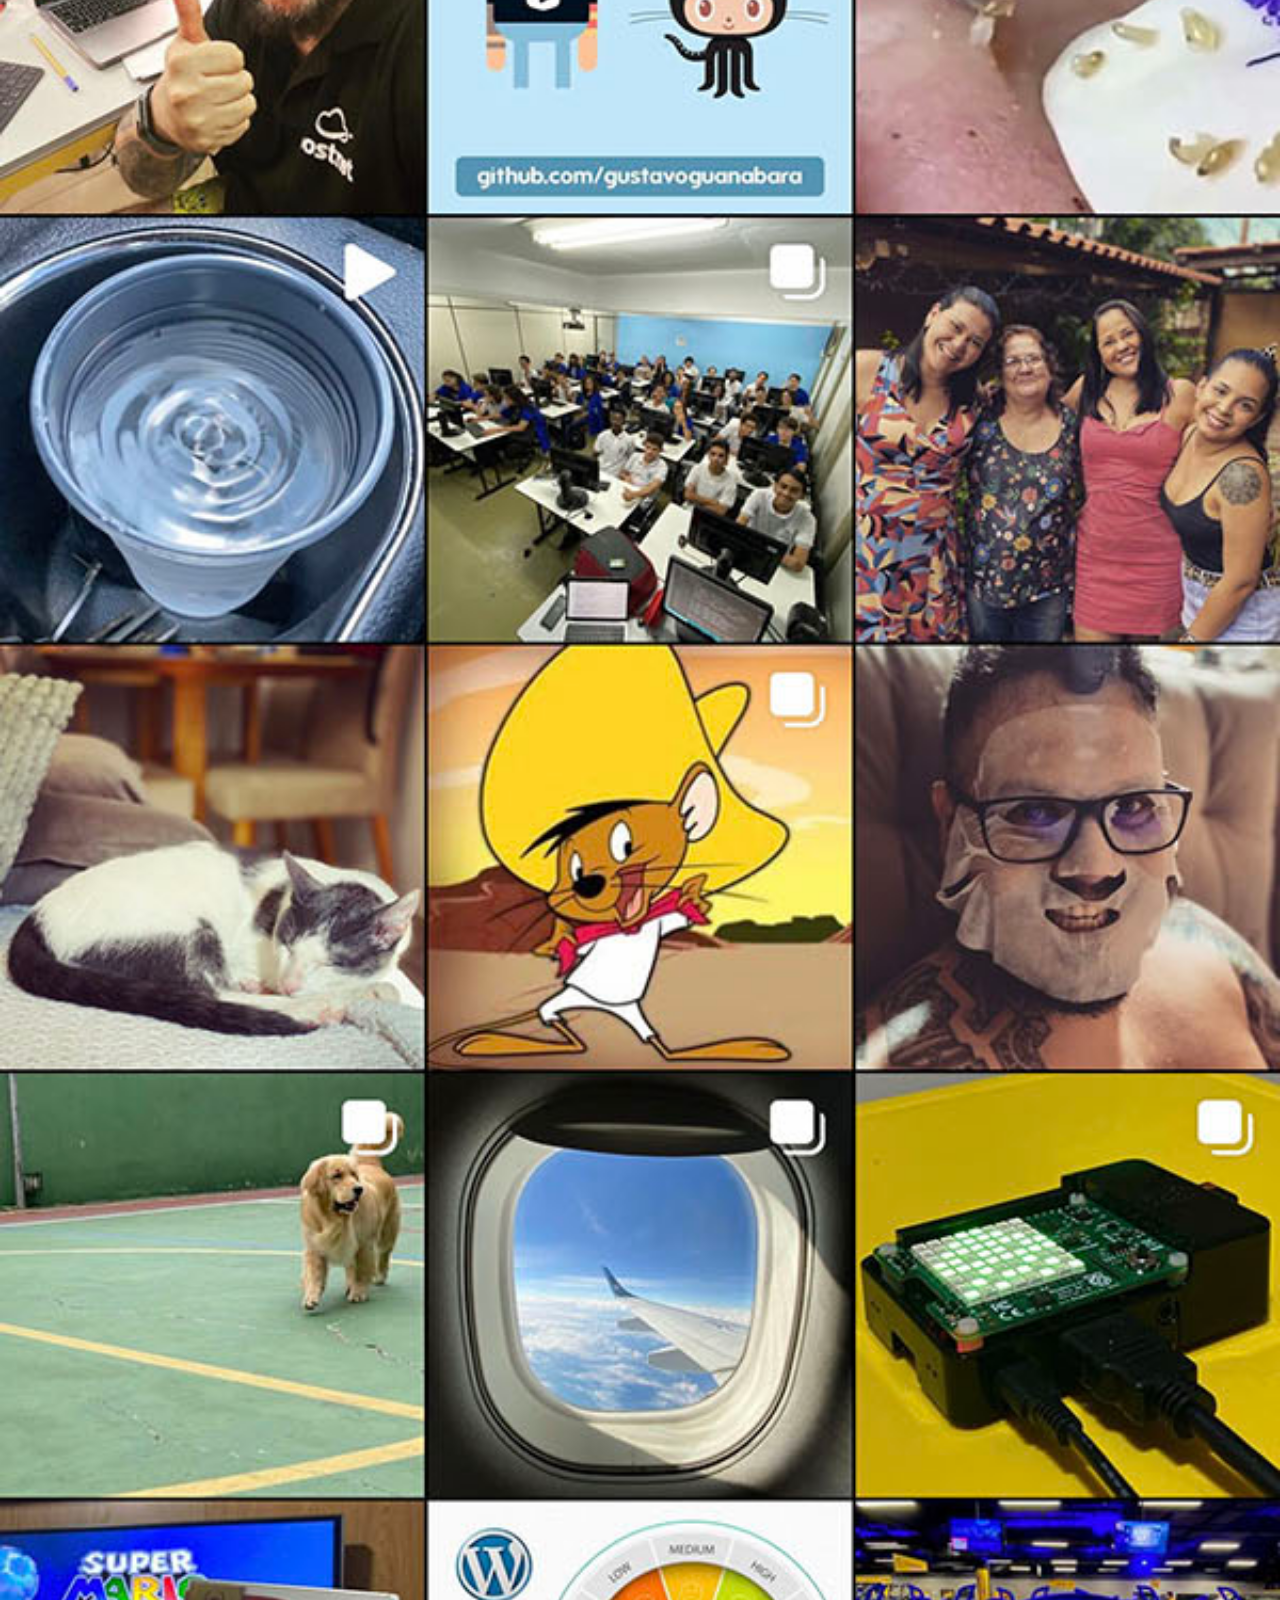
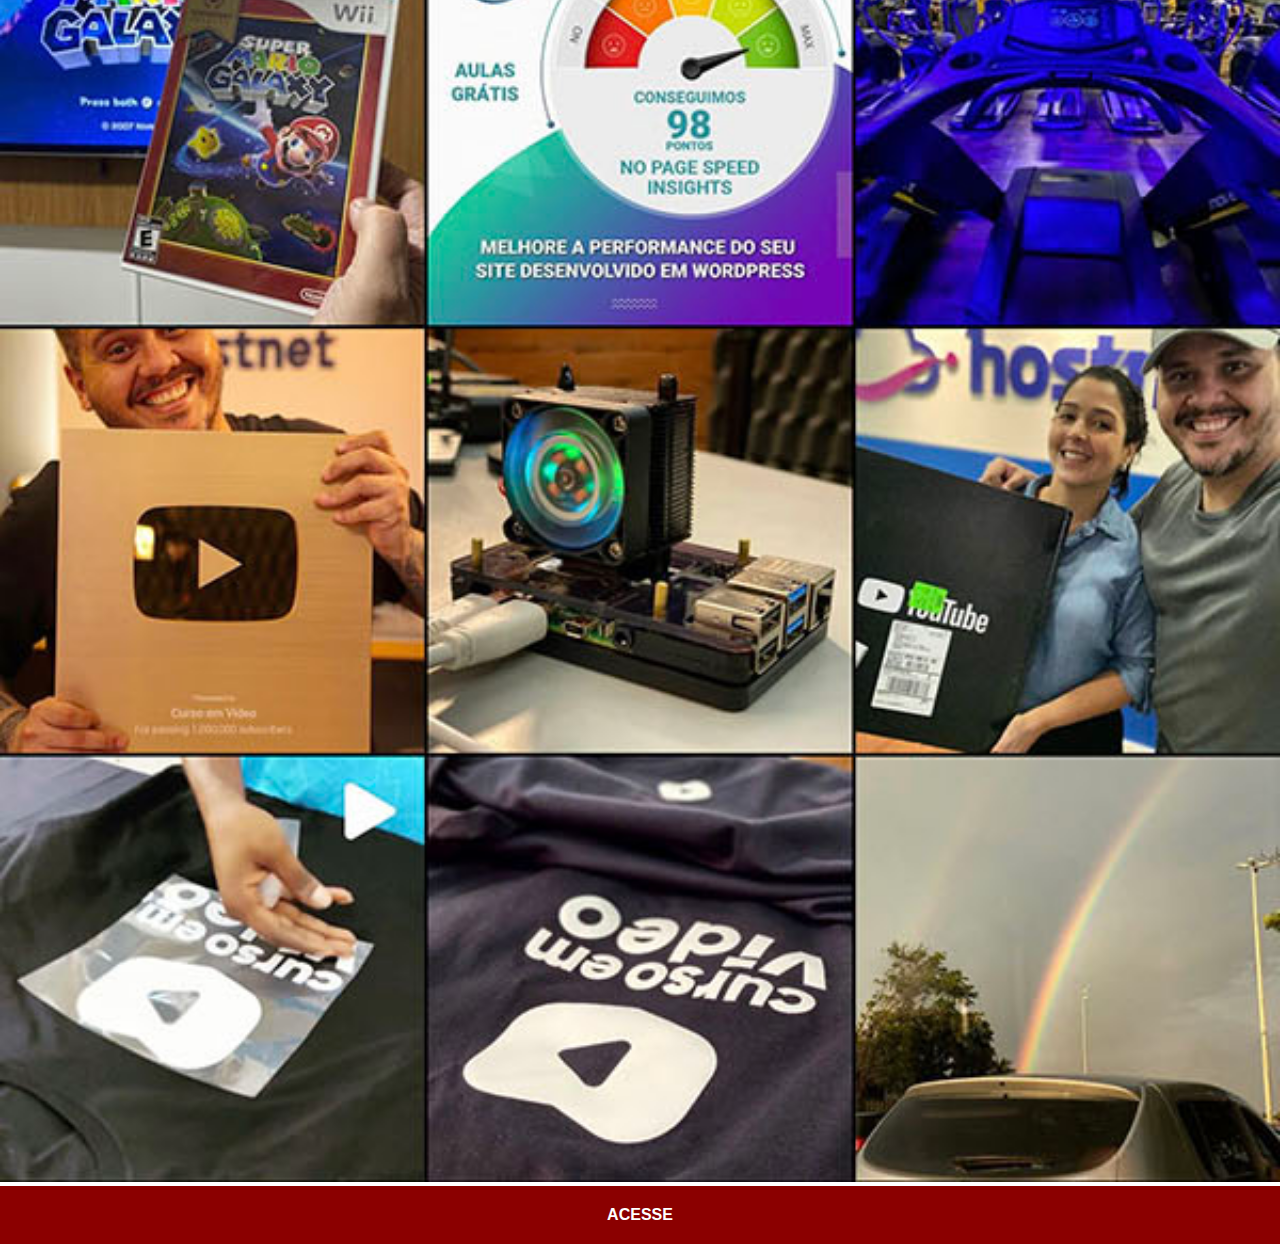
<file: instagram.html>
<!DOCTYPE html>
<html lang="en">
<head>
    <meta charset="UTF-8">
    <meta http-equiv="X-UA-Compatible" content="IE=edge">
    <meta name="viewport" content="width=device-width, initial-scale=1.0">
    <title>Document</title>
    <link rel="stylesheet" href="Style/social.css">
</head>
<body>
    <img src="imagens/tela-instagram.jpg" alt="">
    <a href="https://www.instagram.com/gustavoguanabara/" target="_blank">ACESSE</a>
</body>
</html>
</file>
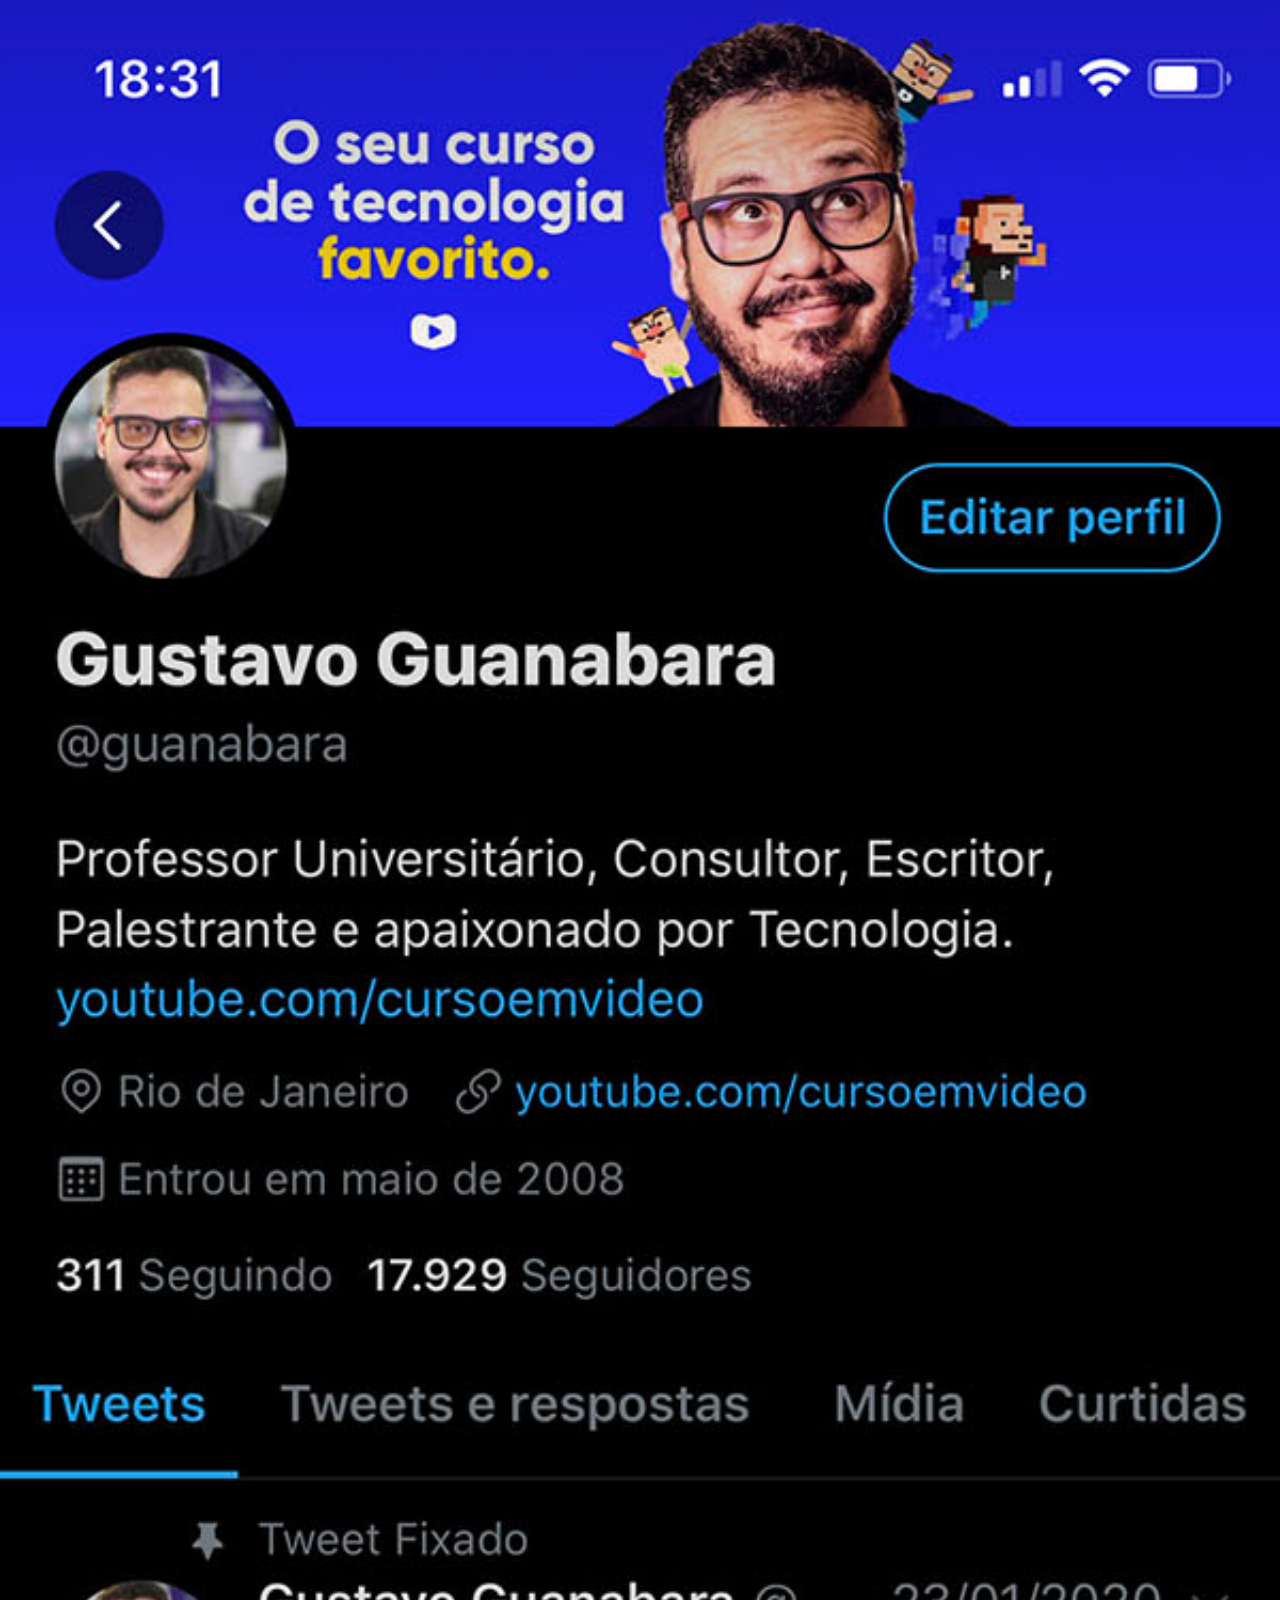
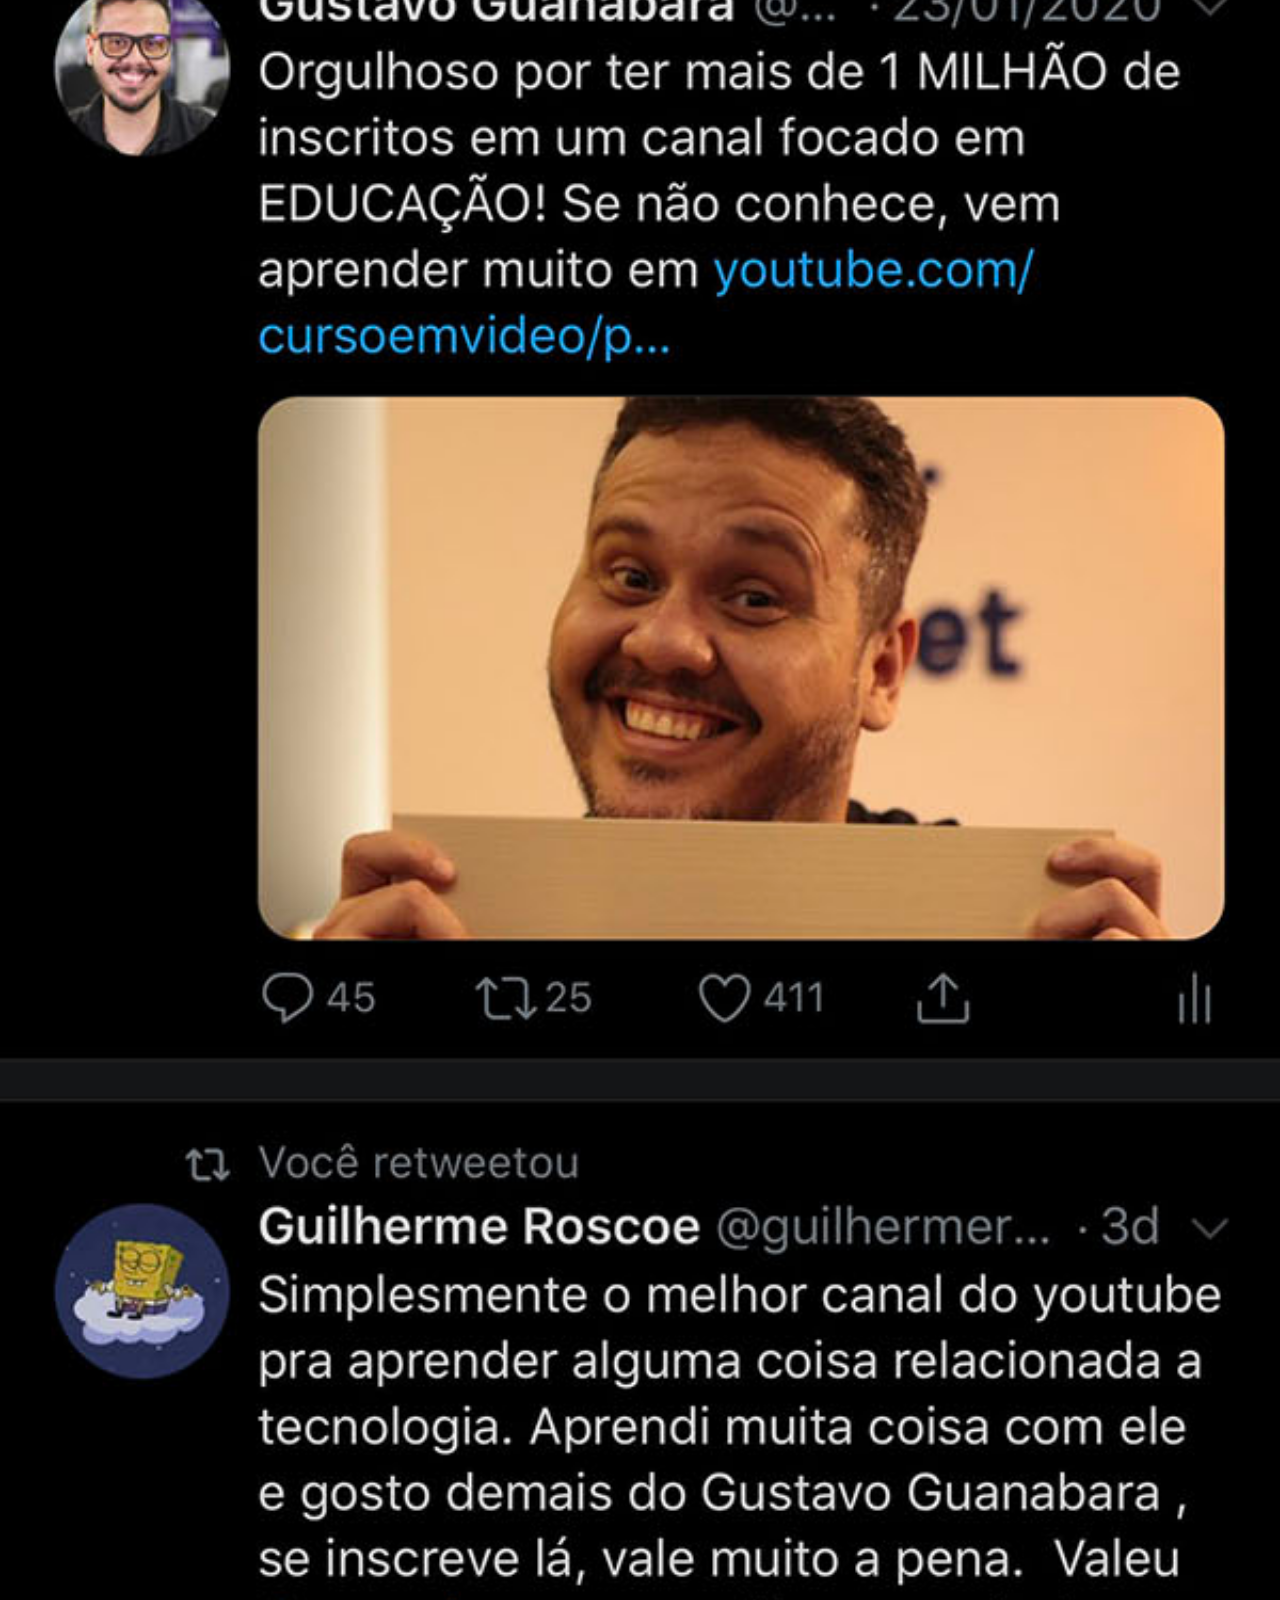
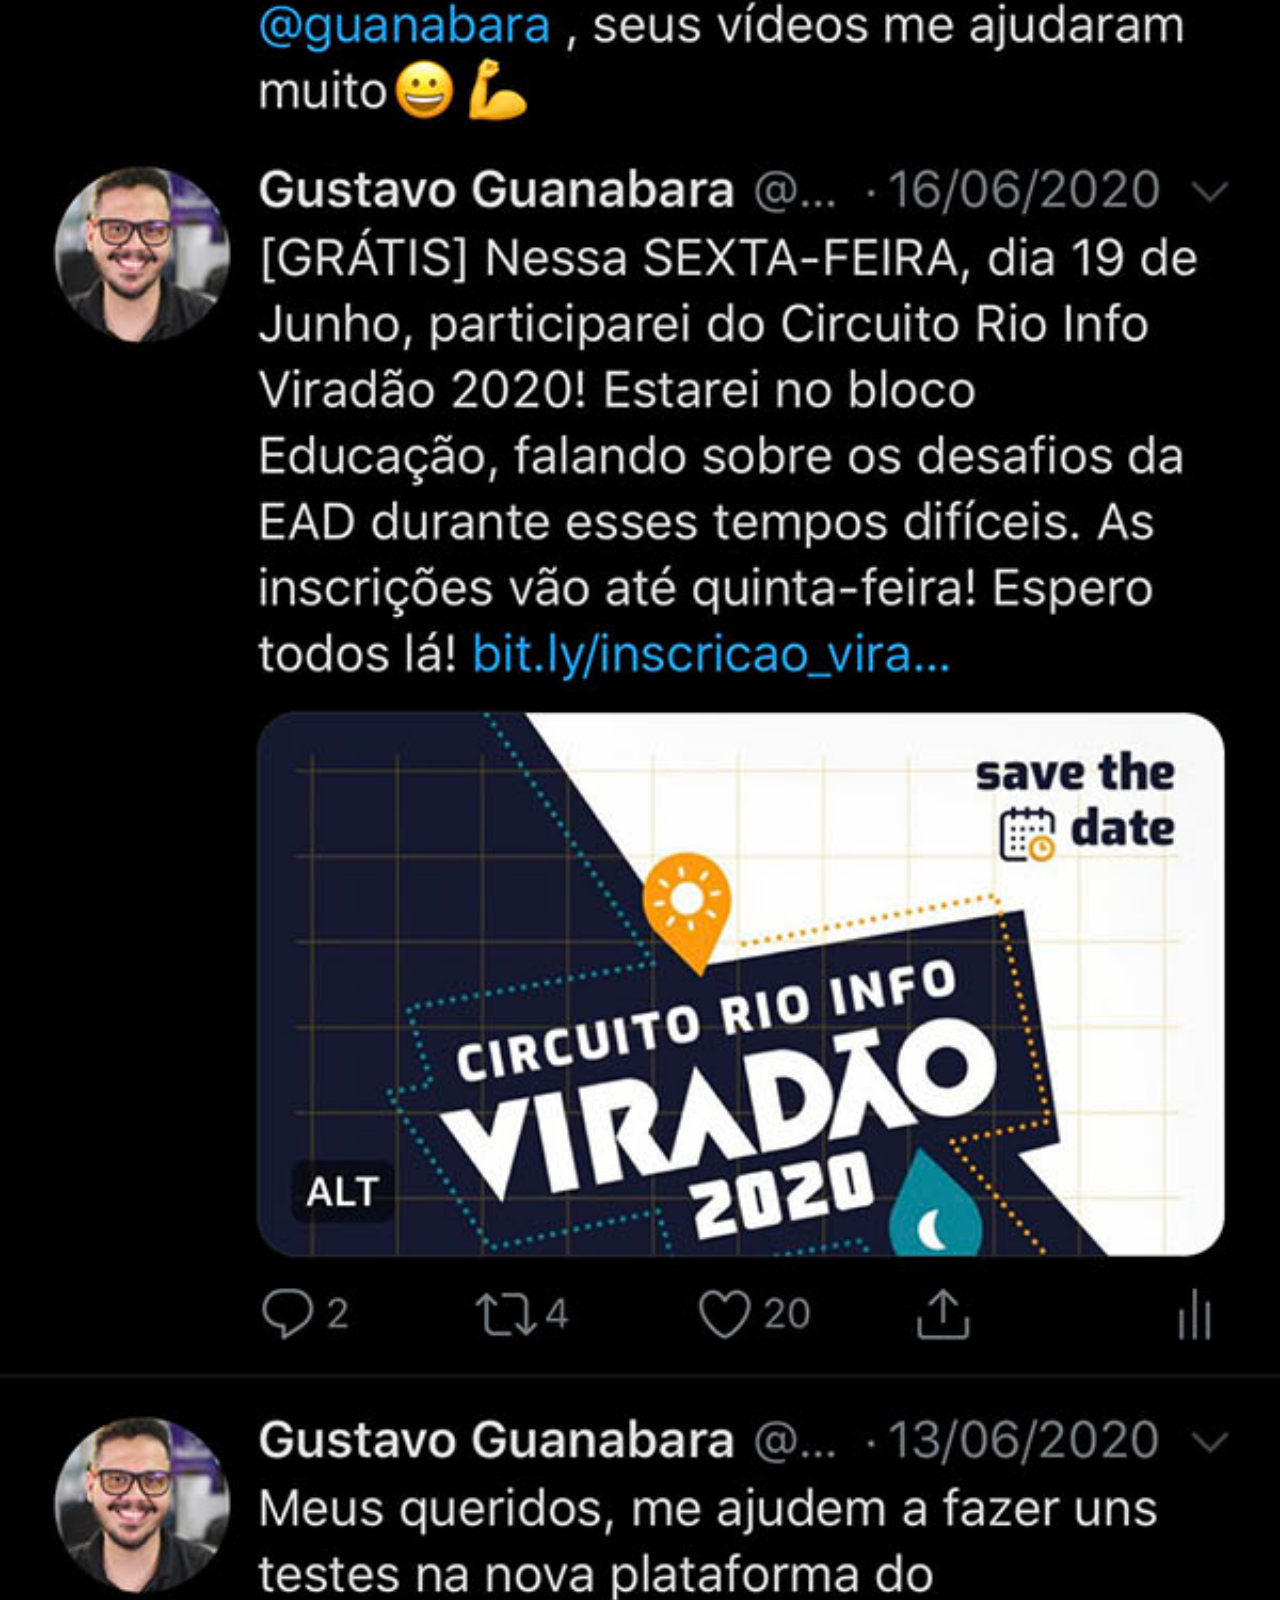
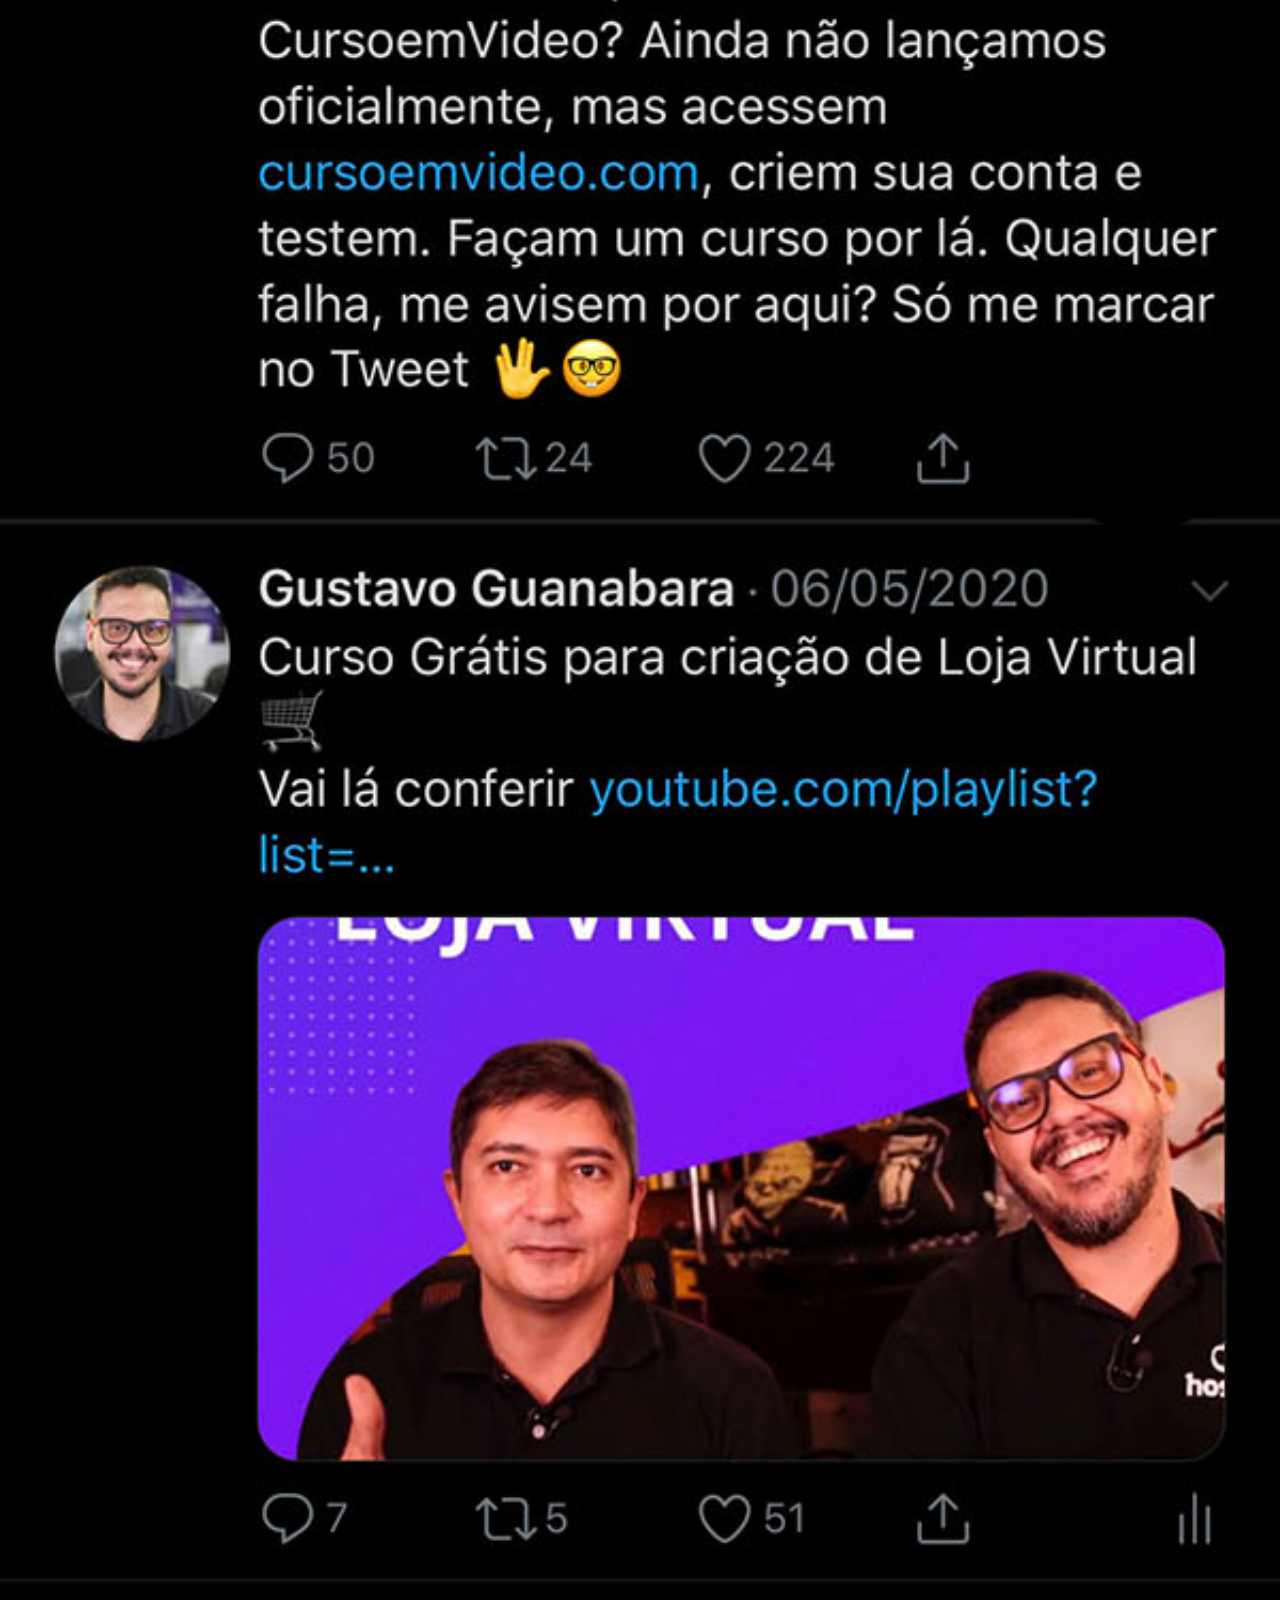
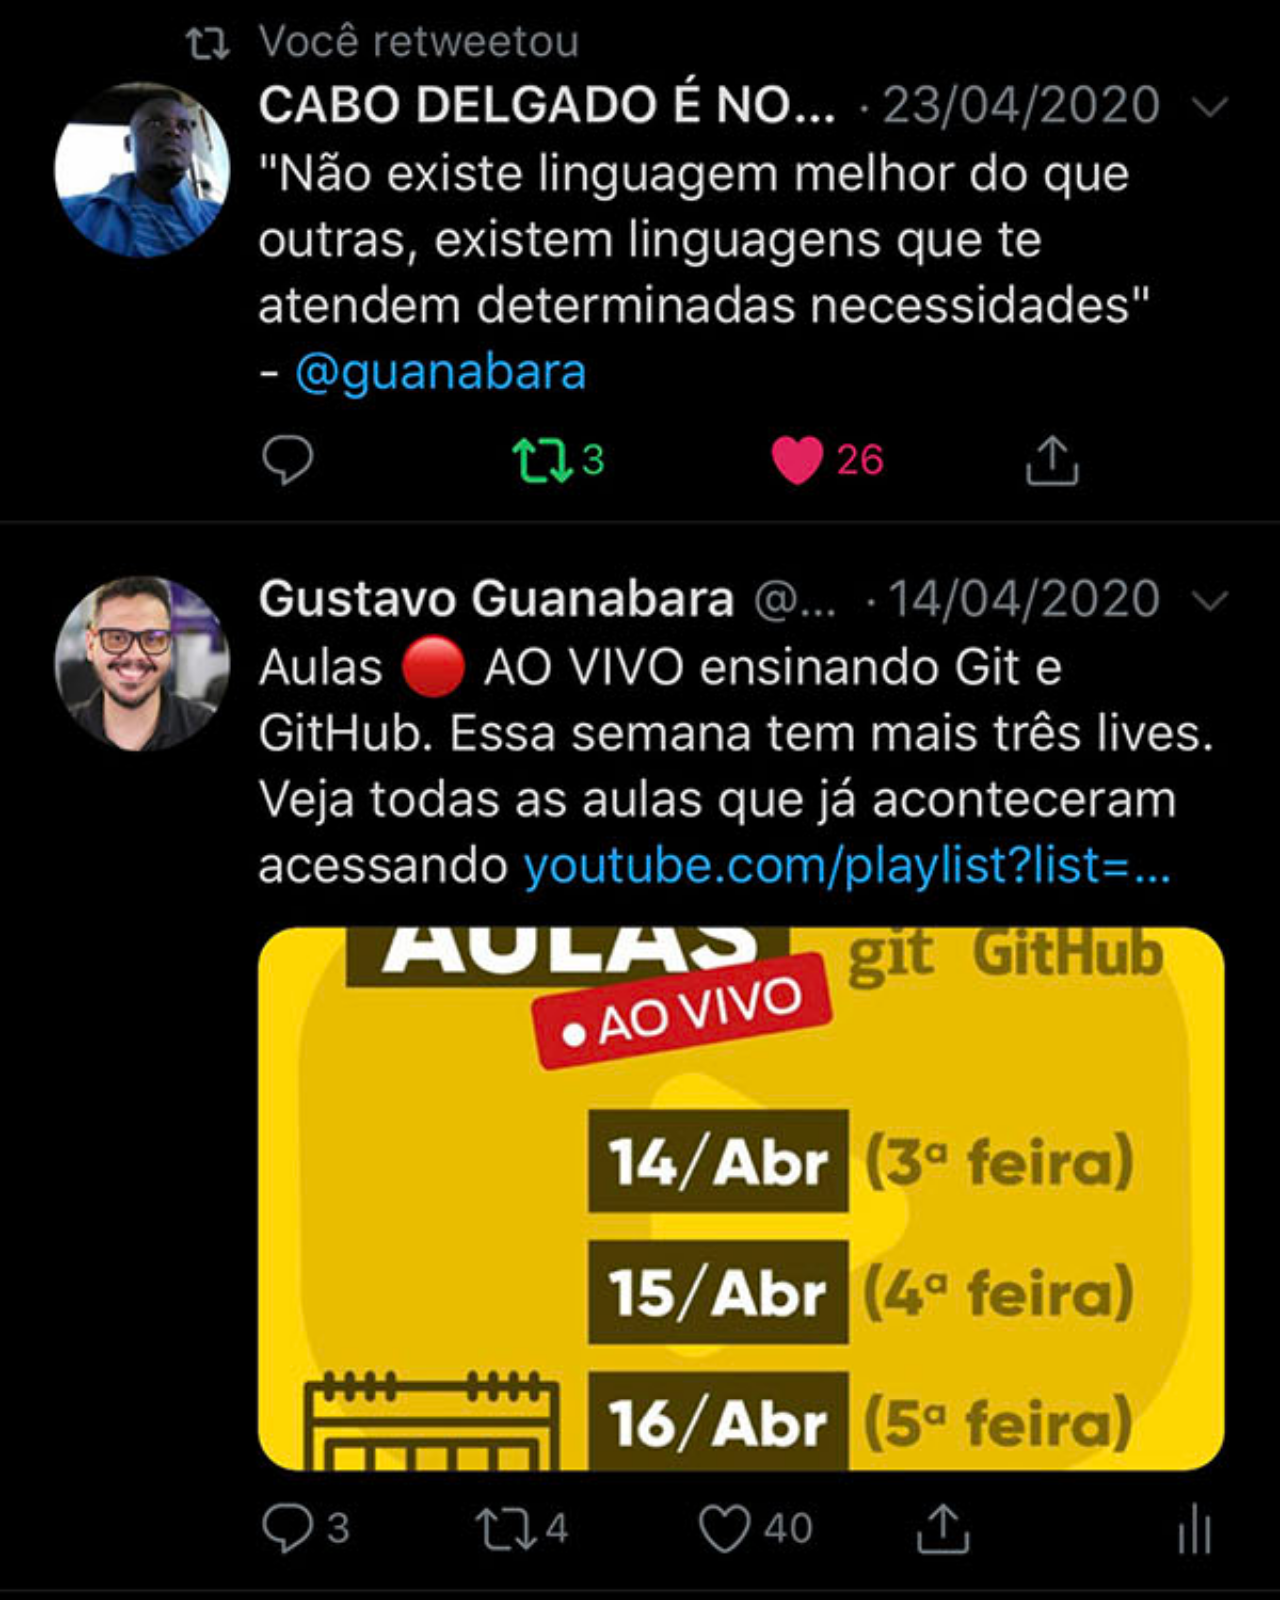
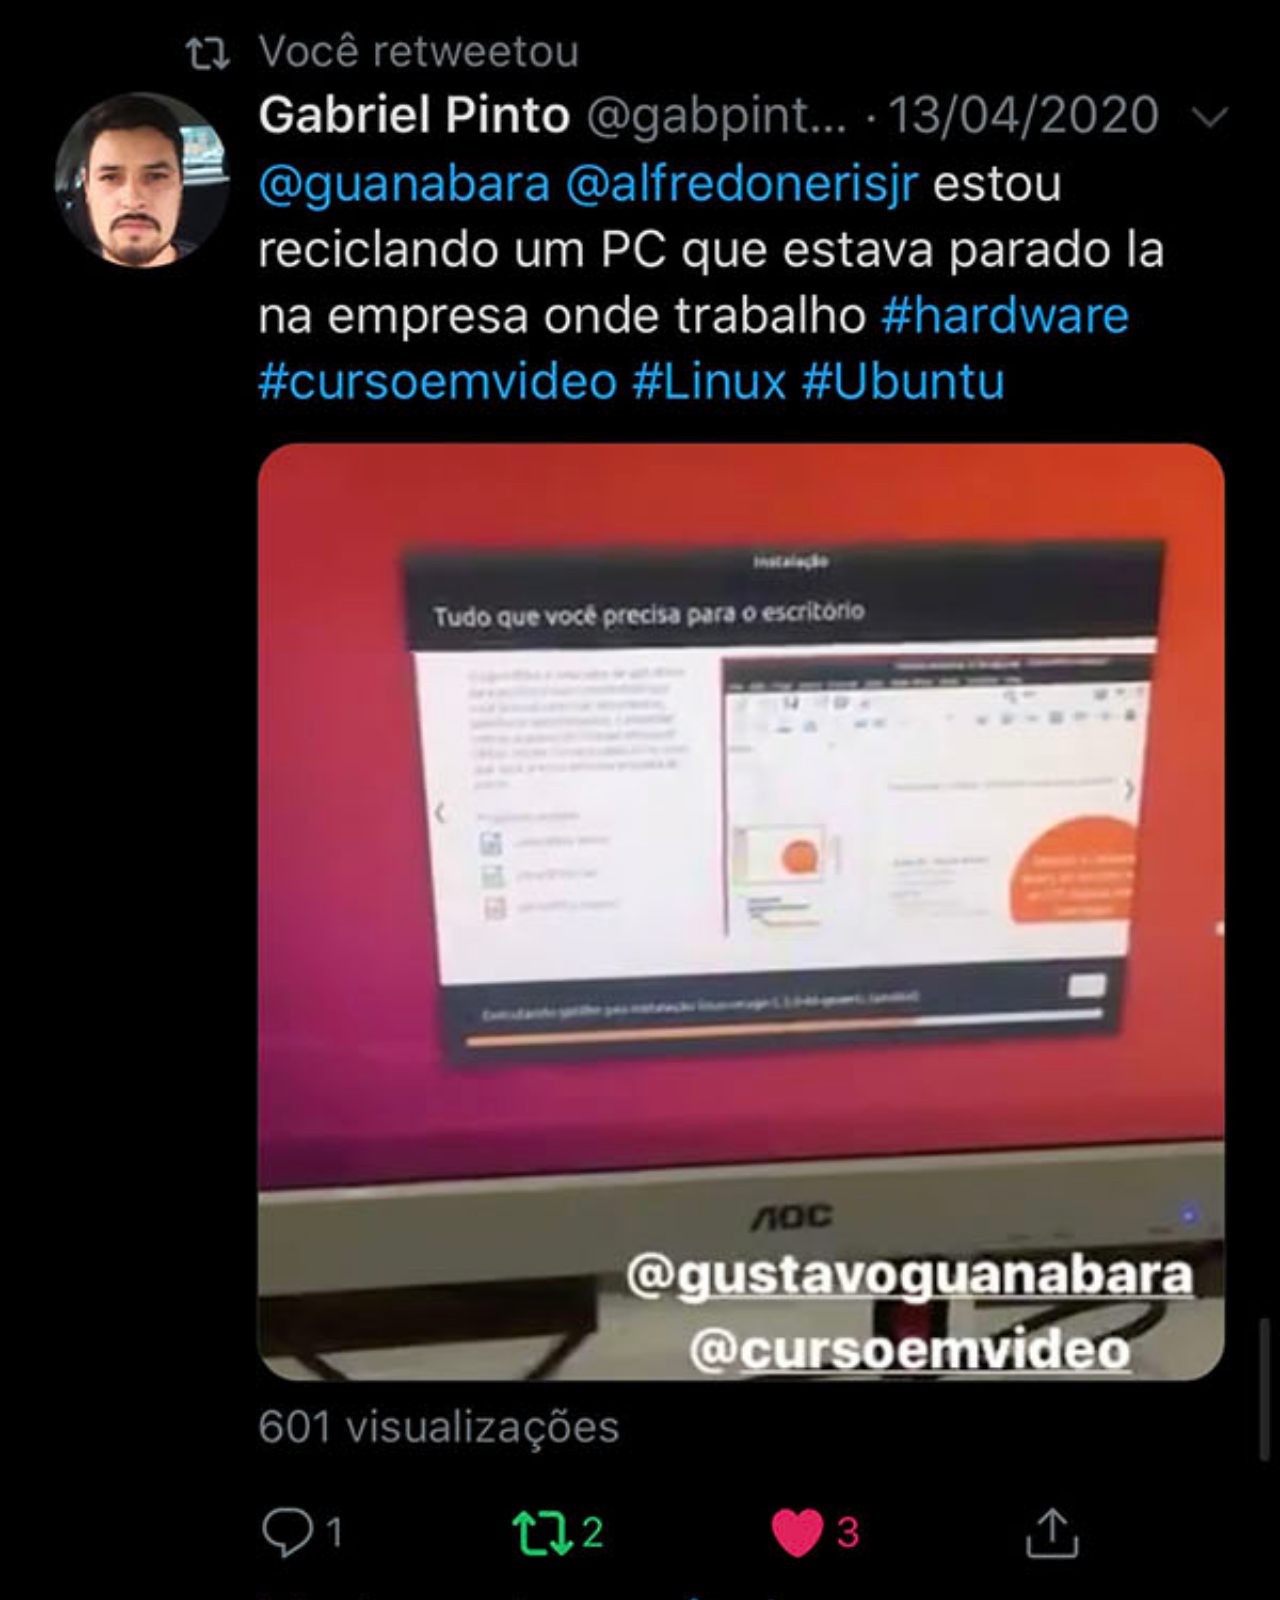
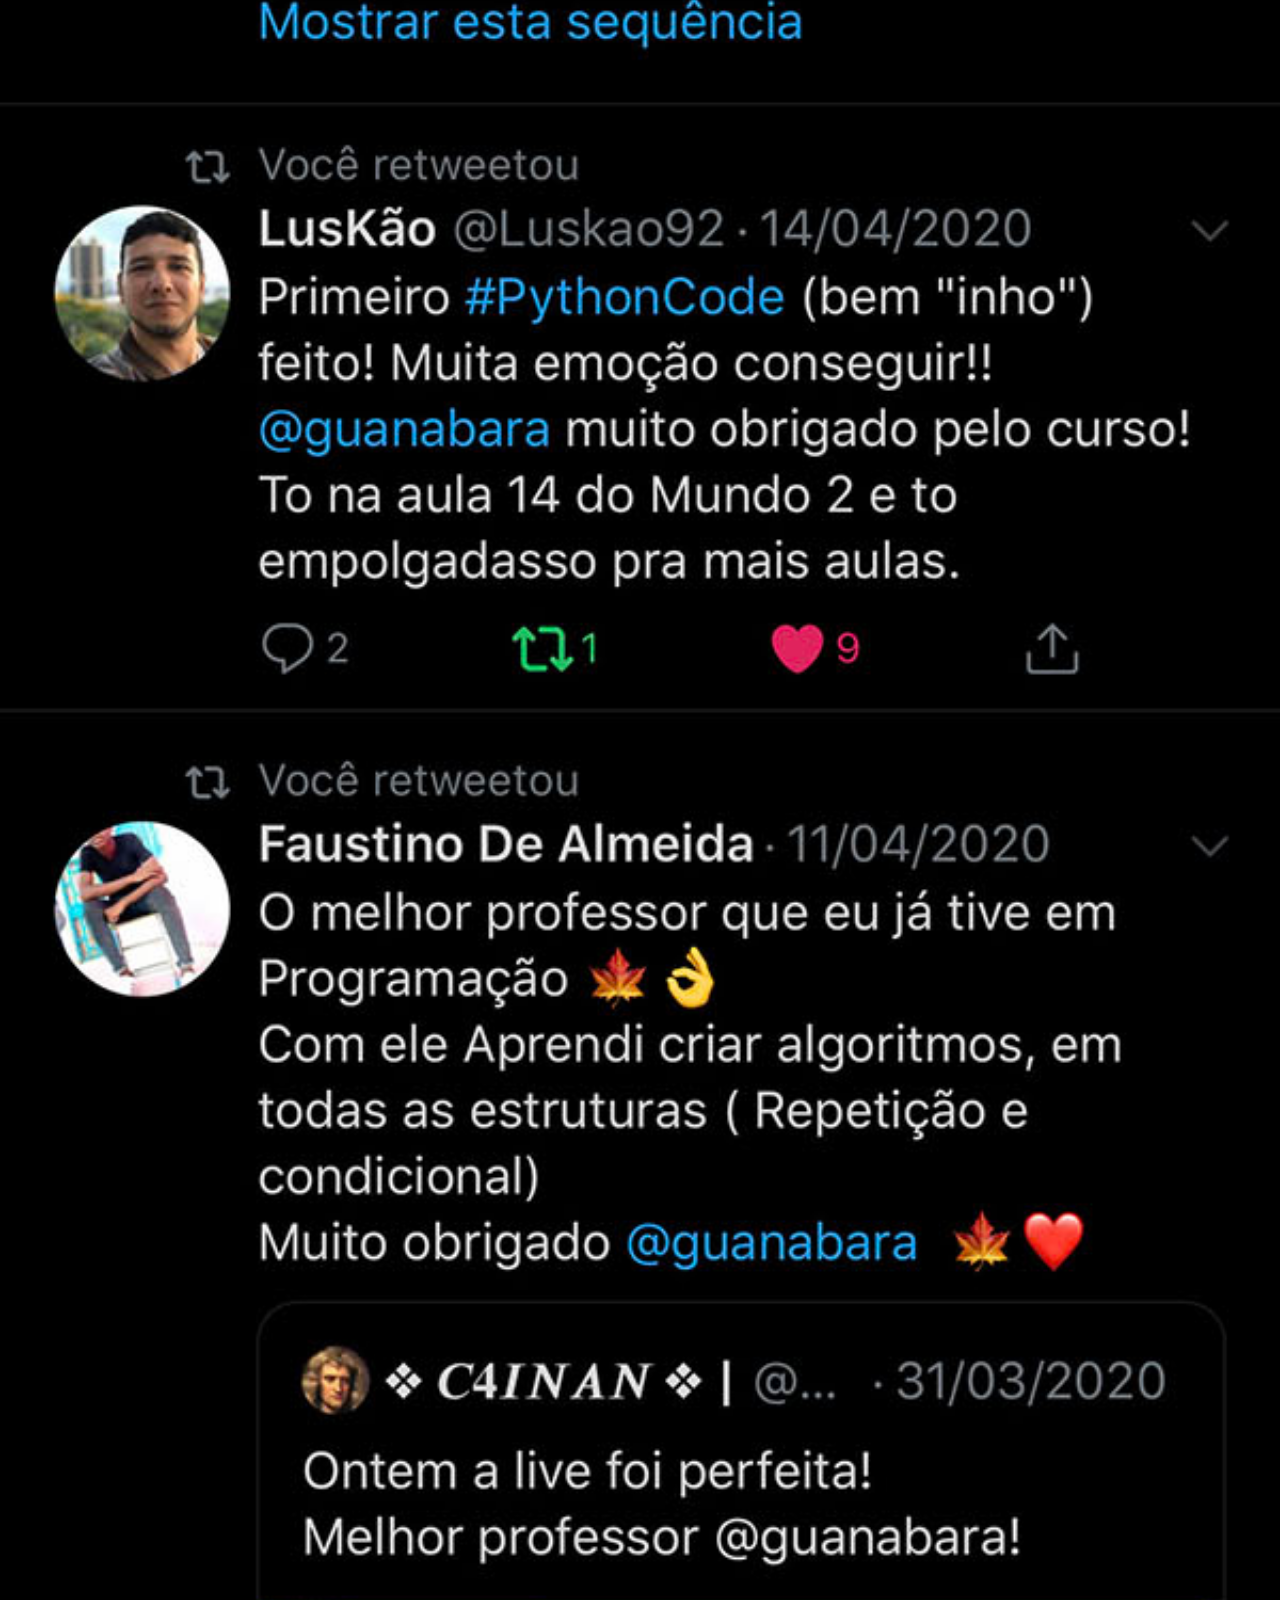
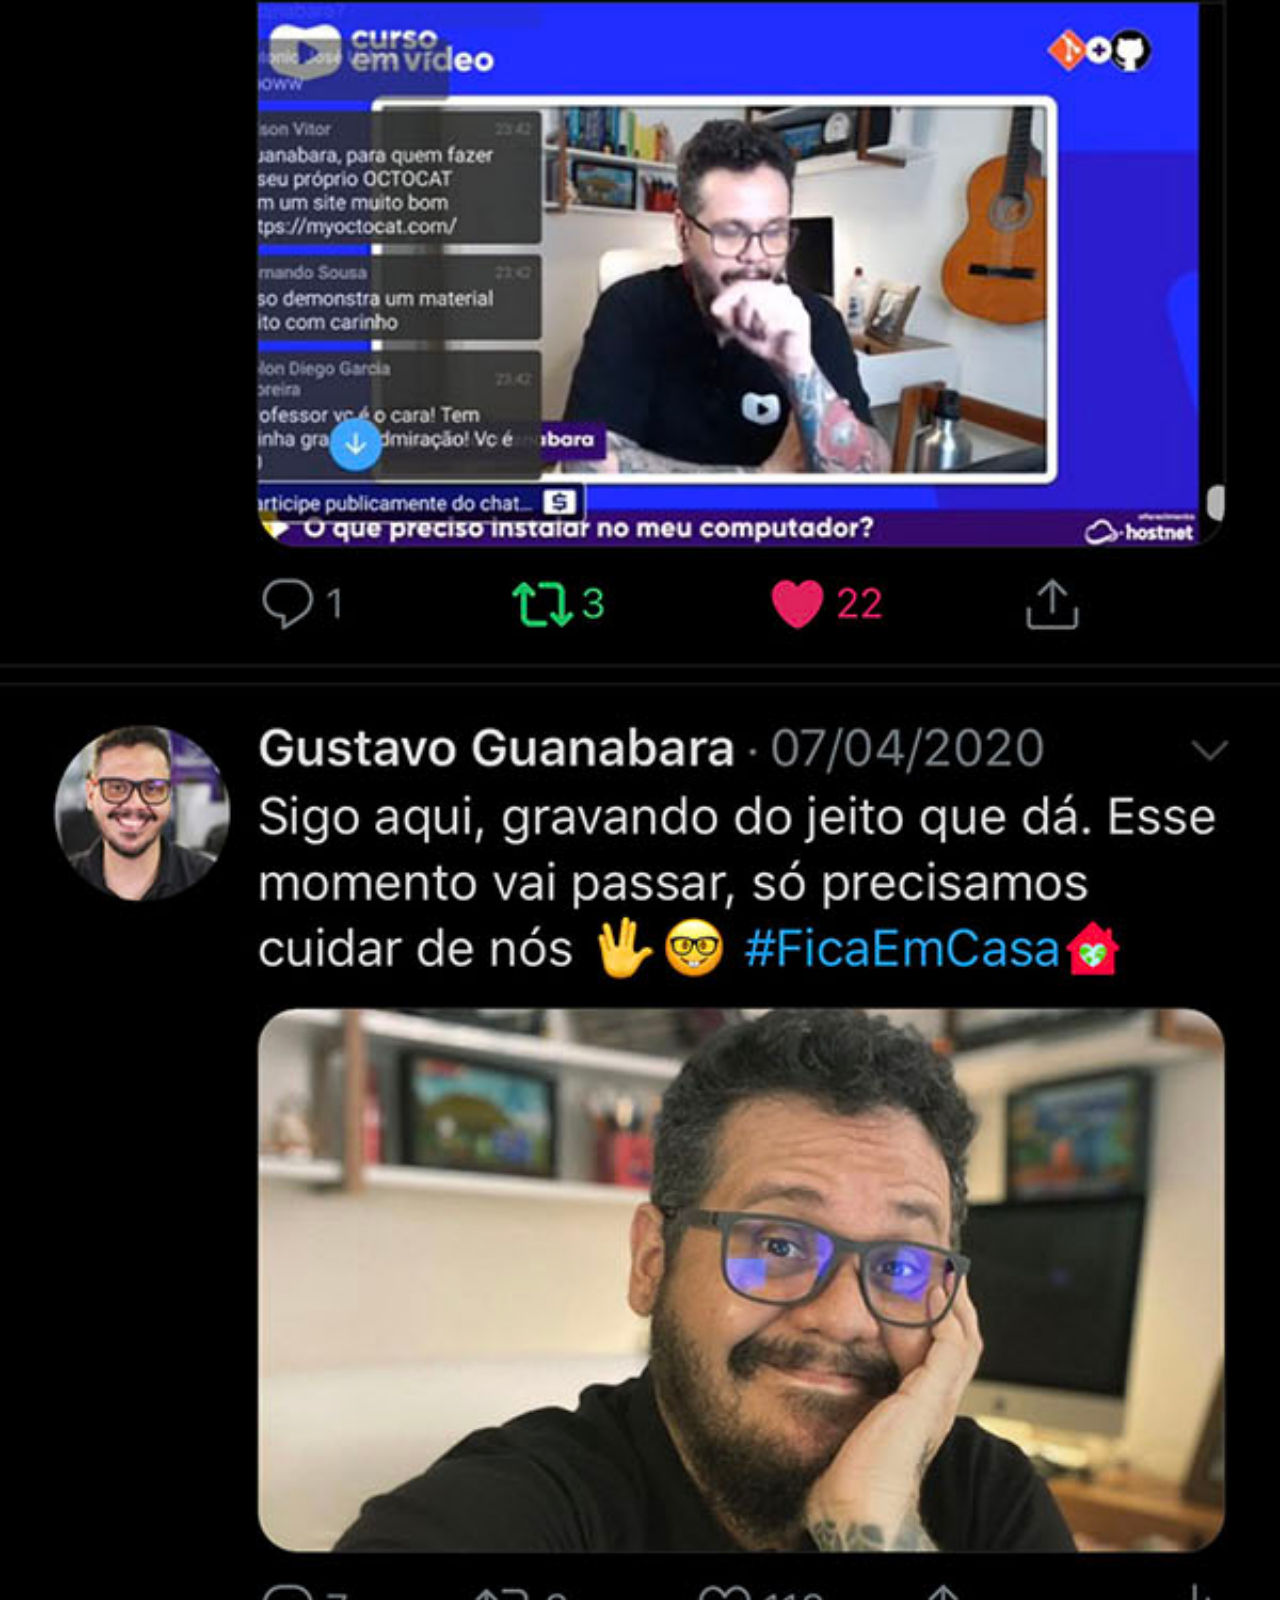
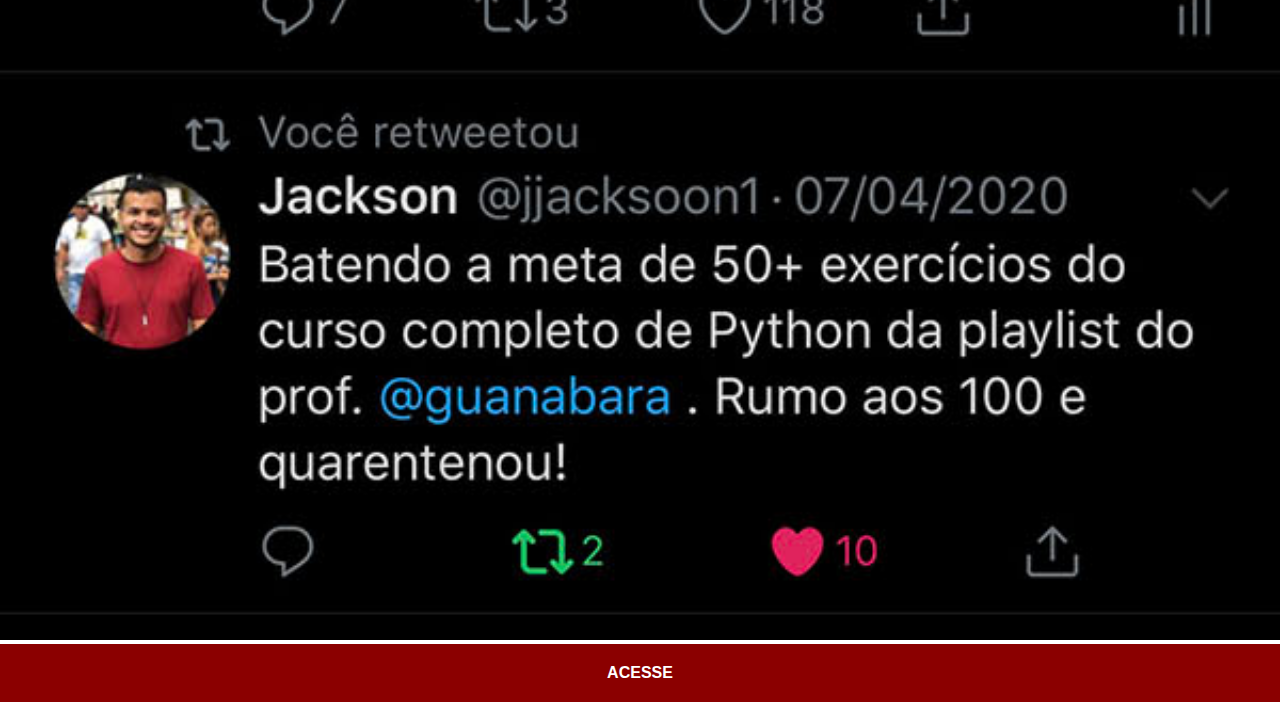
<file: twiter.html>
<!DOCTYPE html>
<html lang="en">
<head>
    <meta charset="UTF-8">
    <meta http-equiv="X-UA-Compatible" content="IE=edge">
    <meta name="viewport" content="width=device-width, initial-scale=1.0">
    <title>Document</title>
    <link rel="stylesheet" href="Style/social.css">
</head>
<body>
    <img src="imagens/tela-twitter.jpg" alt="">
    <a href="https://twitter.com/guanabara" target="_blank">ACESSE</a>
</body>
</html>
</file>
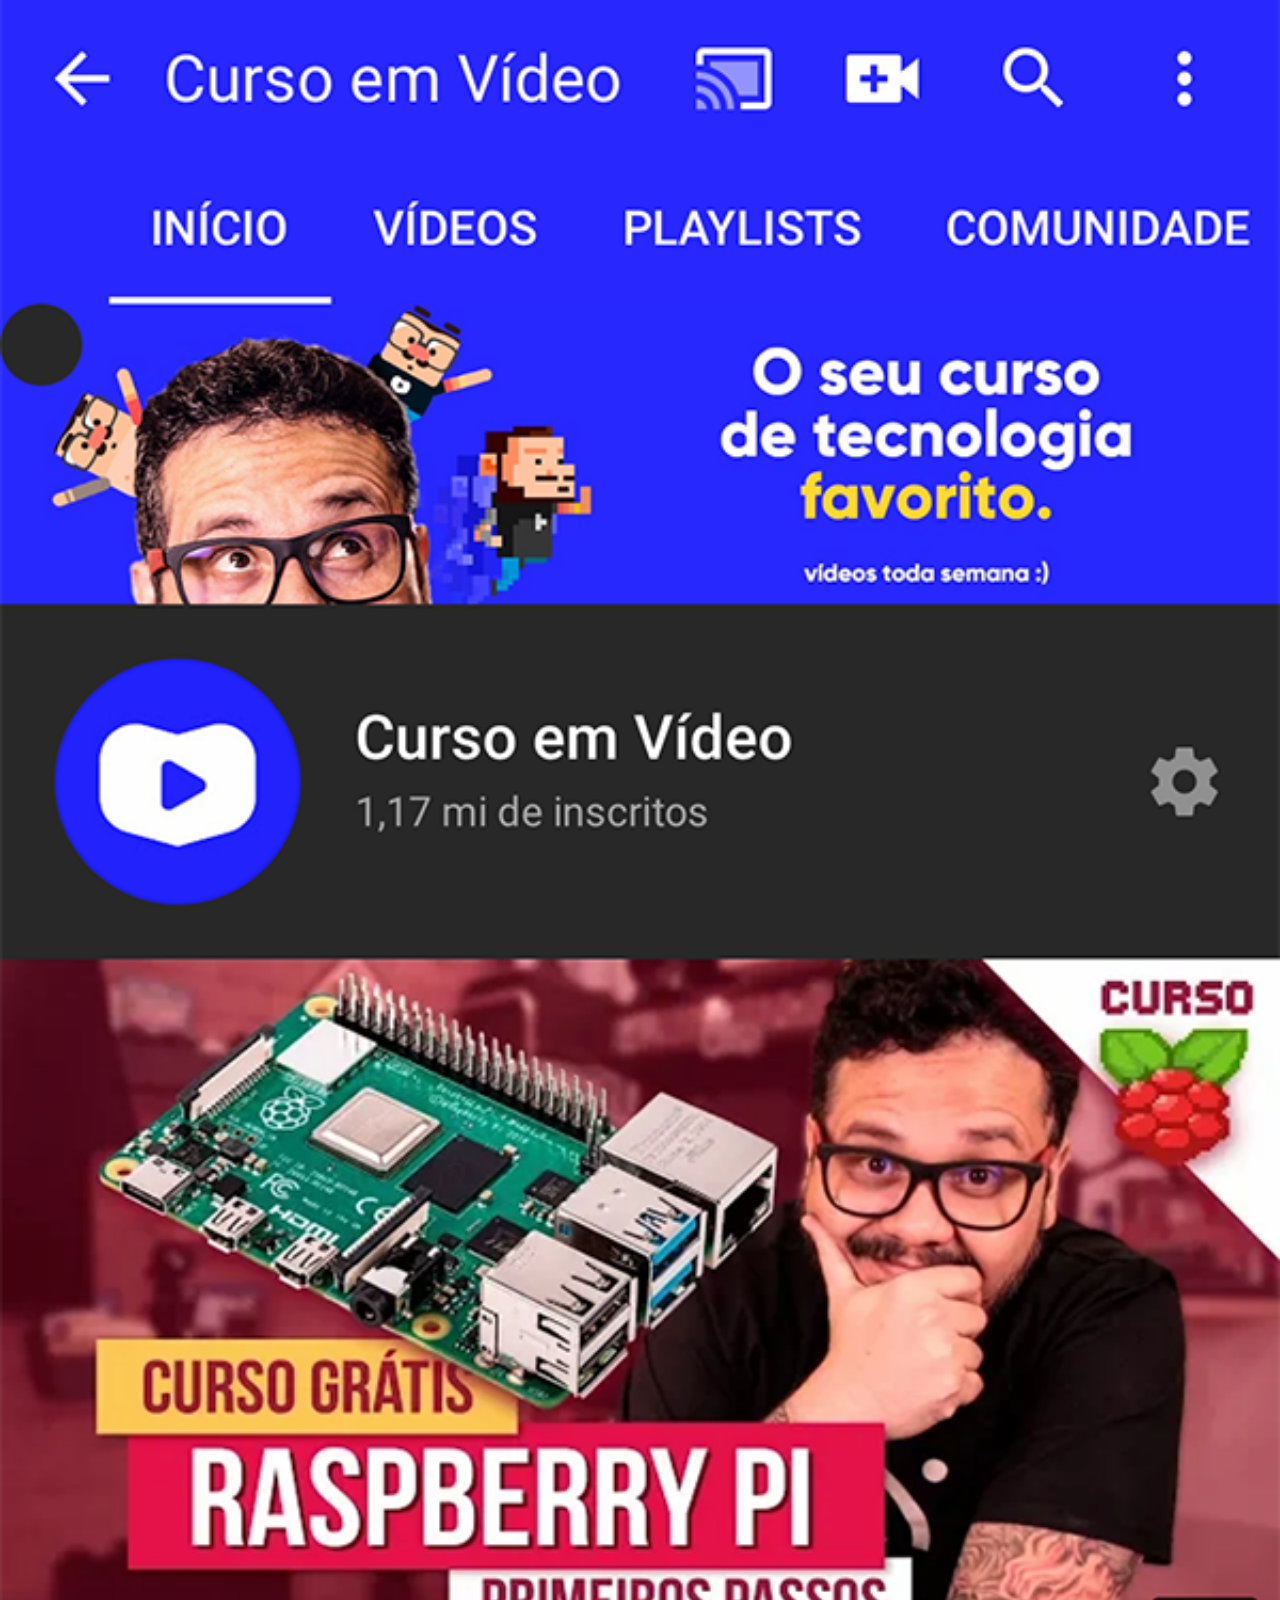
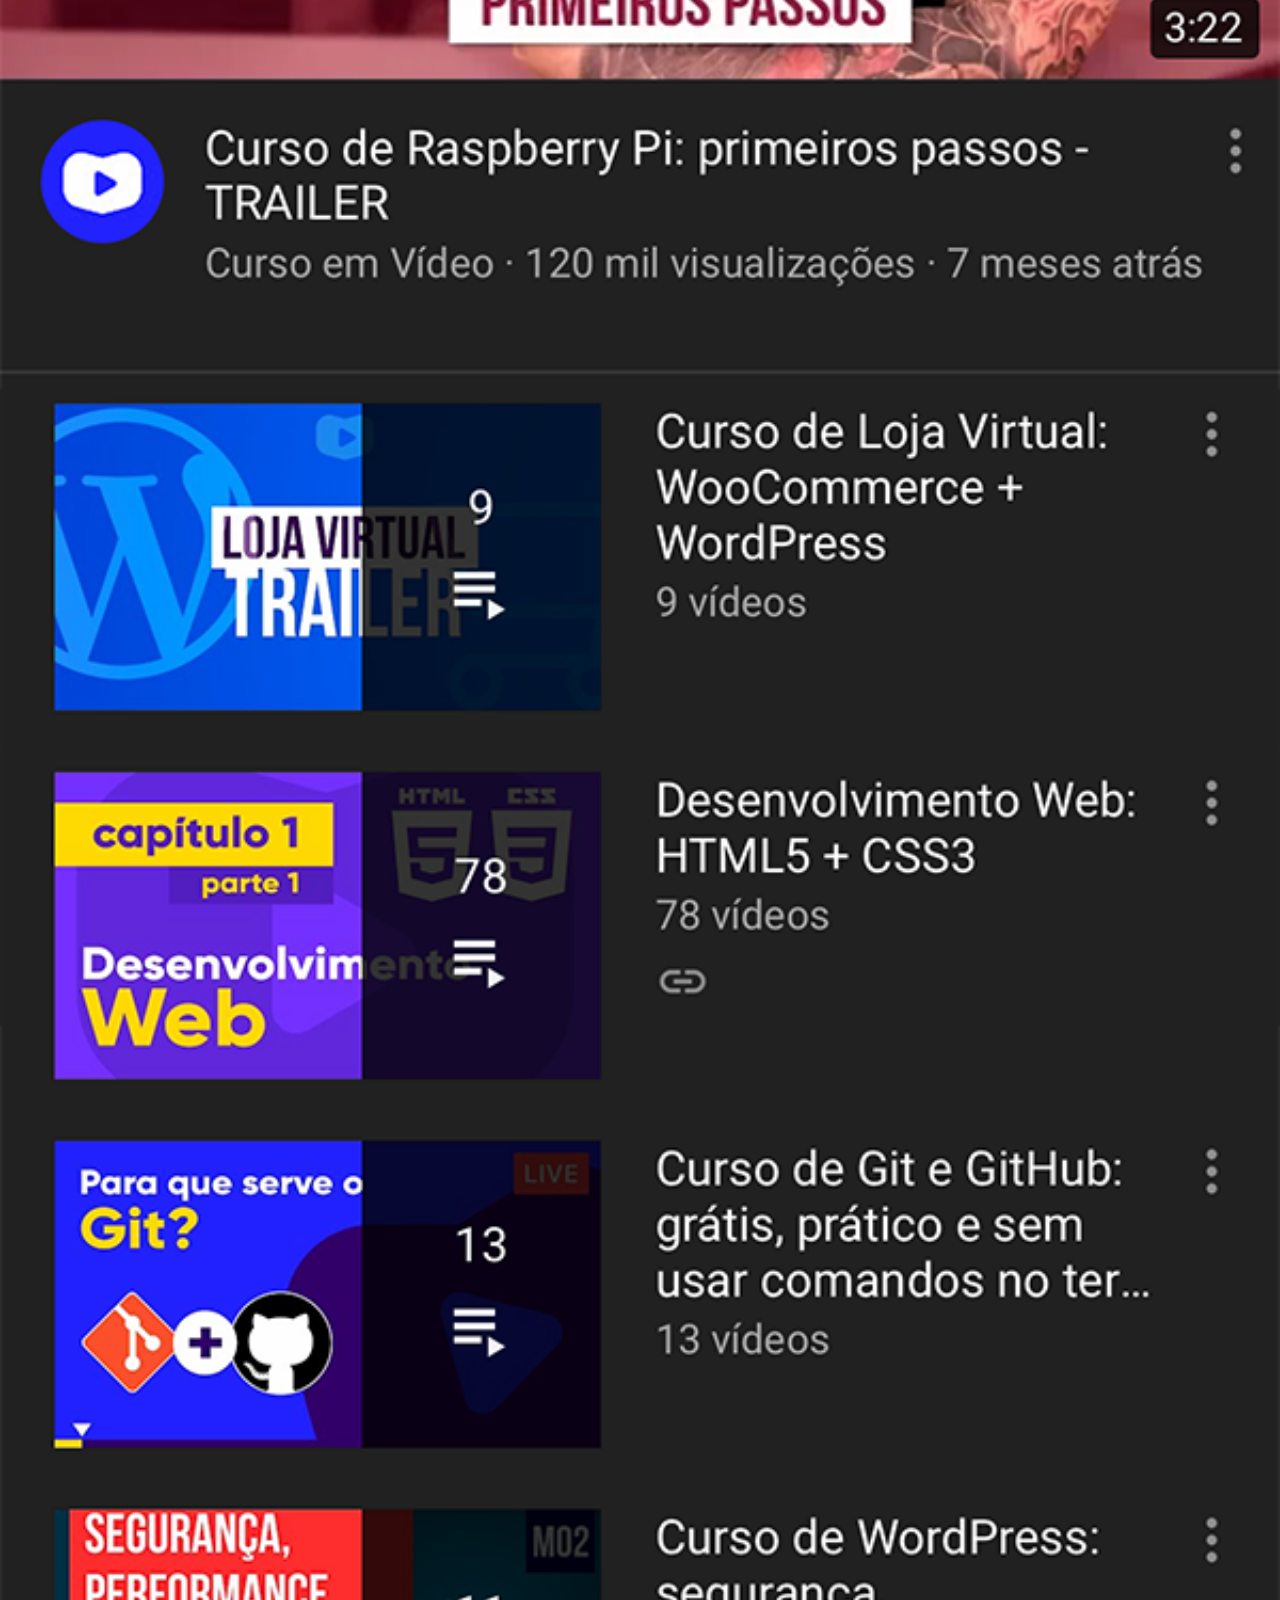
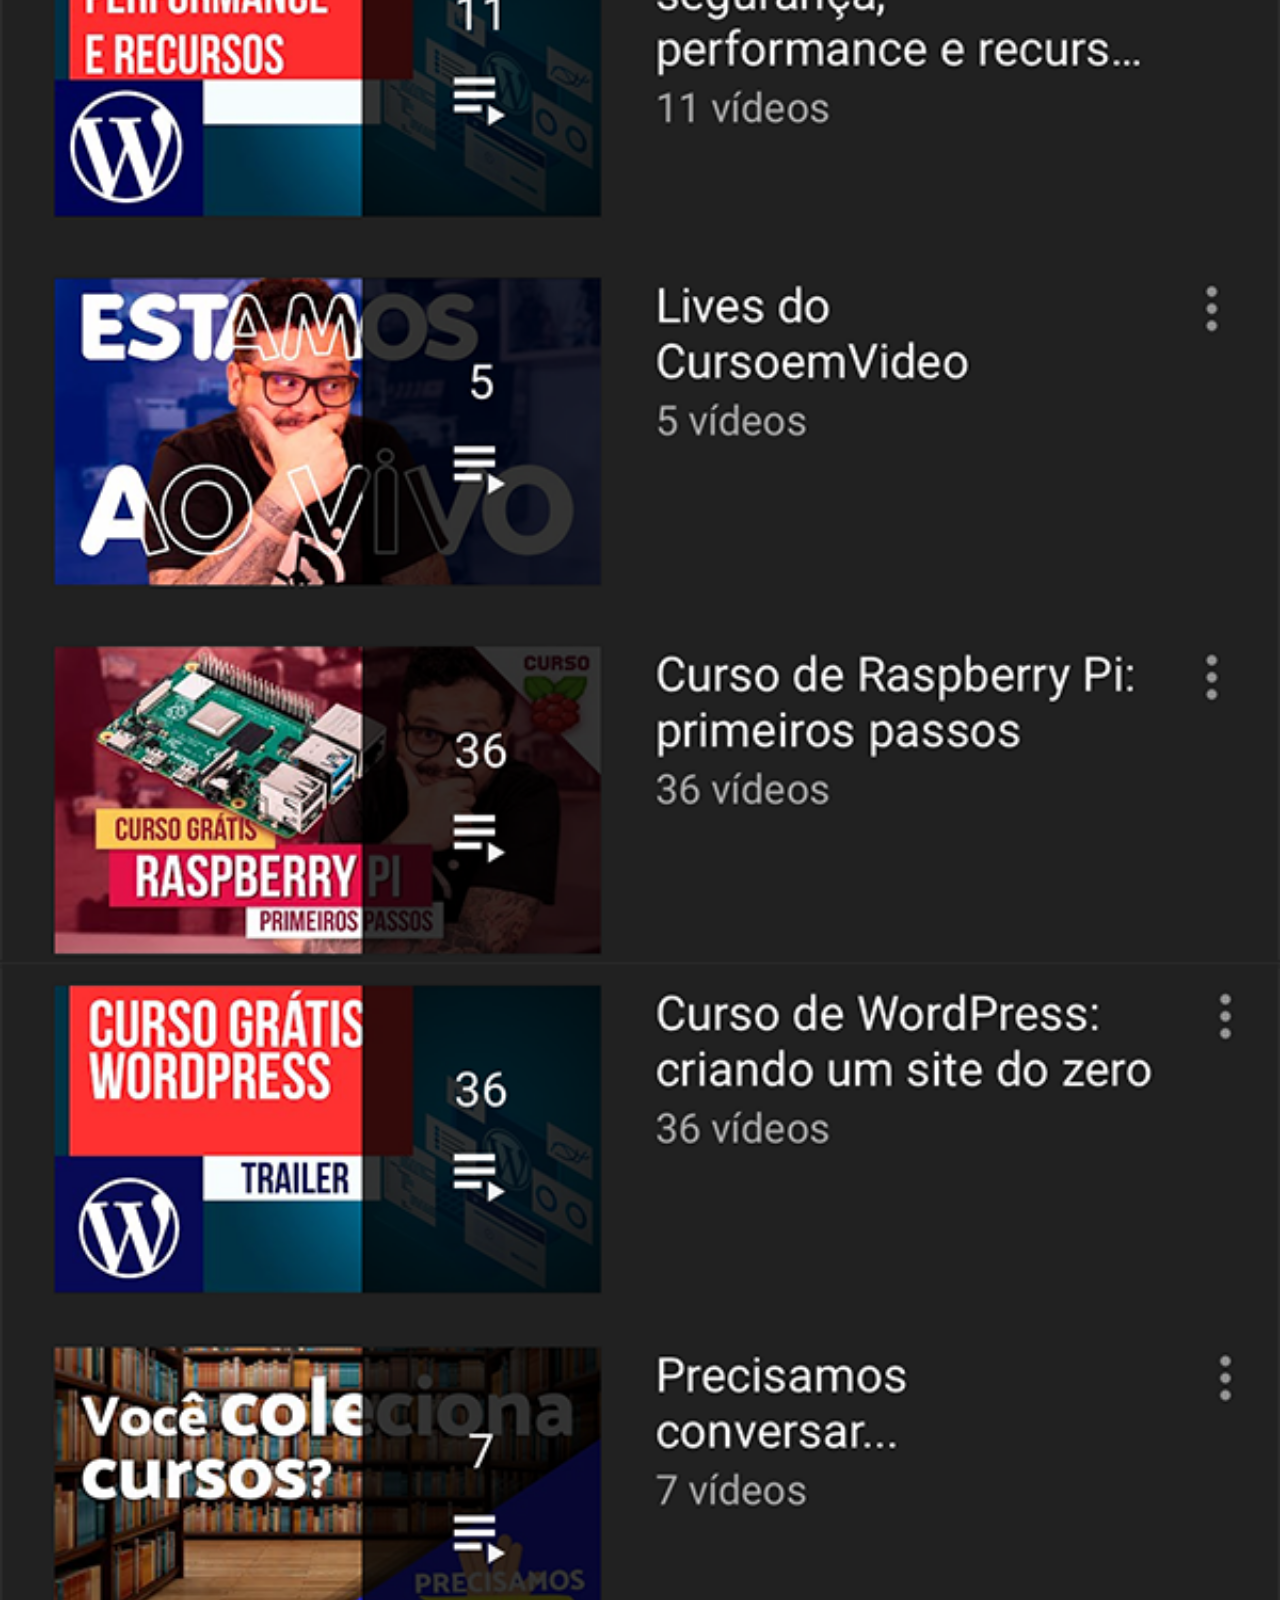
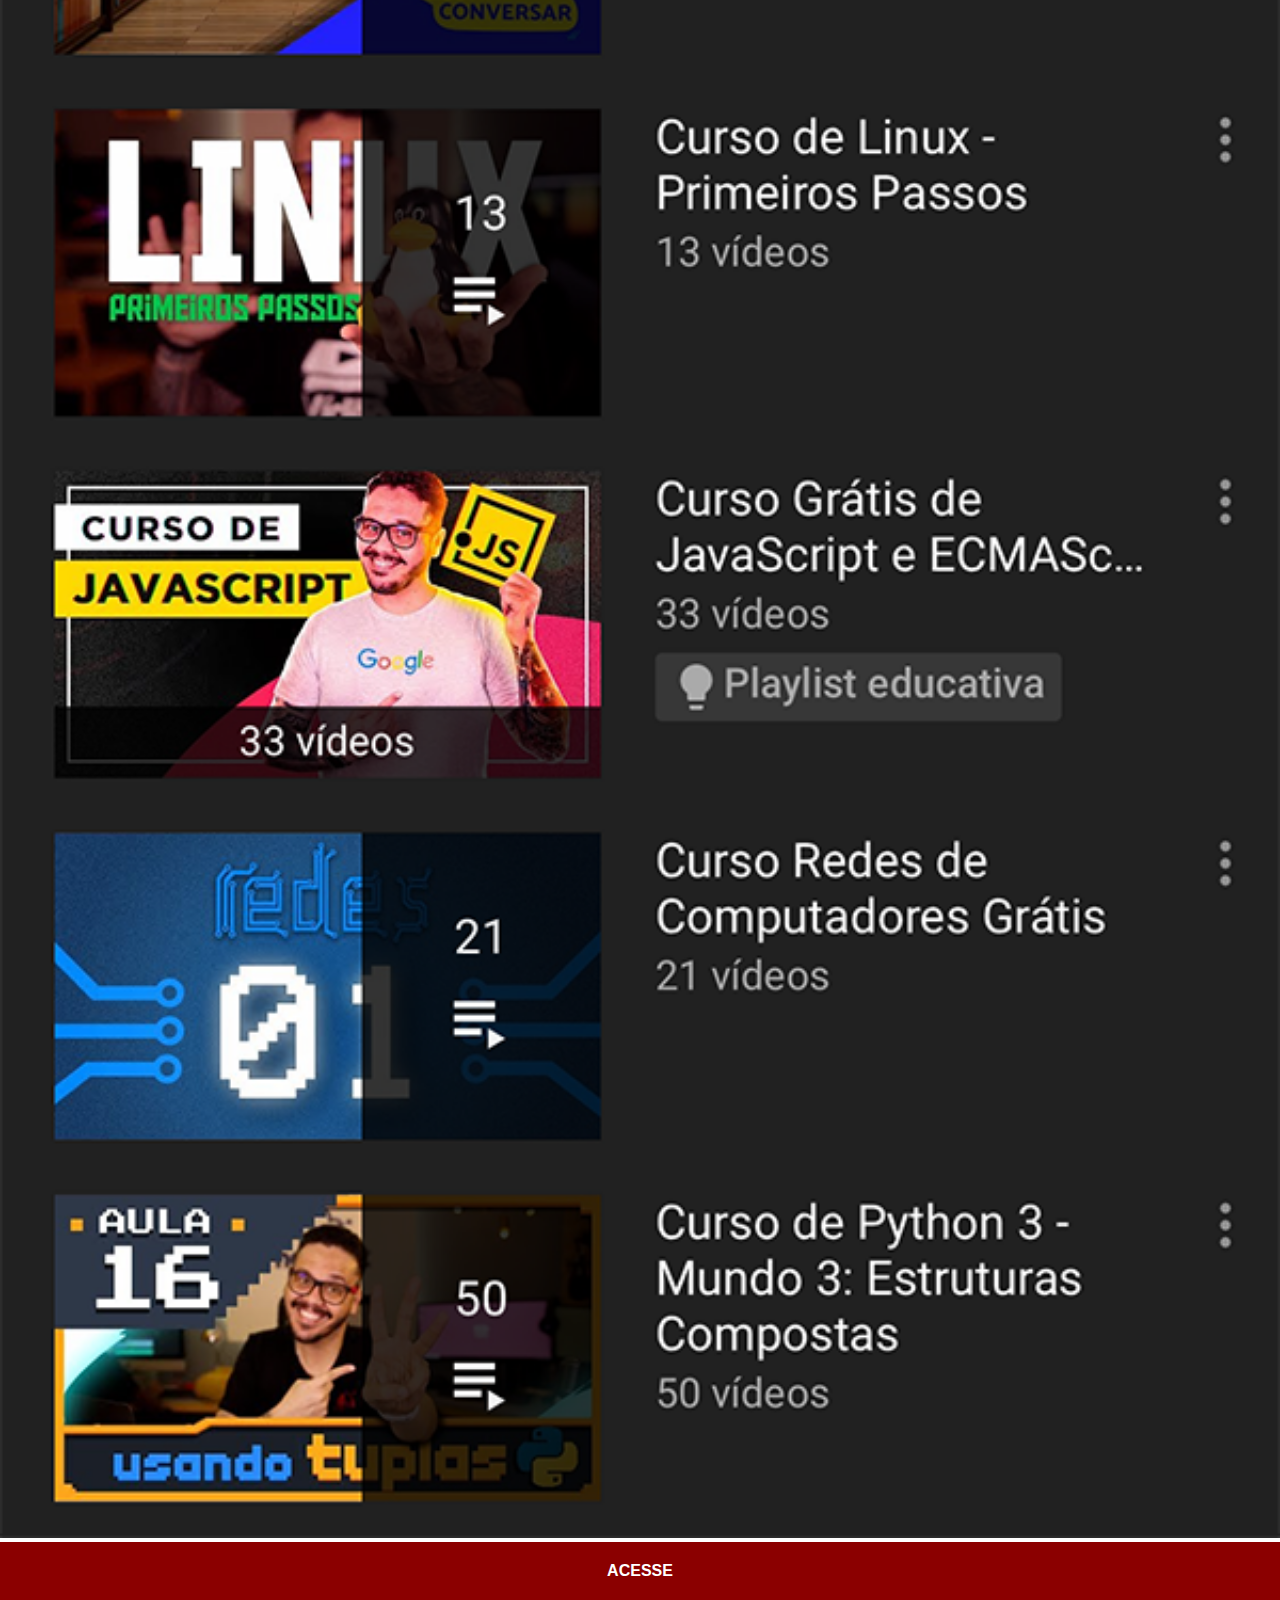
<file: youtube.html>
<!DOCTYPE html>
<html lang="en">
<head>
    <meta charset="UTF-8">
    <meta http-equiv="X-UA-Compatible" content="IE=edge">
    <meta name="viewport" content="width=device-width, initial-scale=1.0">
    <title>Document</title>
    <link rel="stylesheet" href="Style/social.css">
</head>
<body>
    <img src="imagens/tela-youtube.png" alt="">
    <a href="https://www.youtube.com/c/CursoemVídeo/playlists" target="_blank">ACESSE</a>
</body>
</html>
</file>
<file: Styles/style.css>
body, html {
    height: 100vh;
    width: 100vw;
    background-color: black;
    overflow: hidden;
}

body {
    background: url("../imagens/fundo-madeira.jpg") no-repeat top center;
    background-size: cover;
    background-attachment: fixed;
}

* {
    margin: 0;
    padding: 0;
    font-family: Arial, Helvetica, sans-serif;
}

main {
    position: relative;
    height: 100vh;
}

#telefone {
    position: absolute;
    top: 50%;
    left: 50%;
    transform: translate(-50%, -50%);

    height: 627px;
    width: 311px;
    background: url('../imagens/frame-iphone.png') no-repeat;
}

#screen {
    margin-top: 80px;
    margin-left: 22px;
    width: 267px;
    height: 471px;
}

section#redes-sociais {
    text-align: right;
}

section#redes-sociais img:hover {
    transform: translate(-5%, -5%);
    border: 2px solid rgba(255, 255, 255, 0.600);
    box-sizing: border-box;
    box-shadow: 5px 5px 10px rgba(0, 0, 0, 0.600);
    transition: transform .3s, border .3s;
}

section#redes-sociais img {
    width: 50px;
    height: 50px;
    border-radius: 50%;
    margin: 10px;
    box-shadow: 2px 2px 5px rgba(0, 0, 0, 0.400);
}
</file>
<file: Style/social.css>
*{
    margin: 0%;
    padding: 0%;
    font-family: Arial, Helvetica, sans-serif;
}

img {
    width: 100vw;
    height: vh;
}

::-webkit-scrollbar {
    width: 0;
    height: 0;
}

a {
    display: block;
    background-color: darkred;
    padding: 20px;
    font-weight: bolder;
    text-decoration: none;
    color: white;
    text-align: center;
}

a:hover {
    background-color: red;
}
</file>
